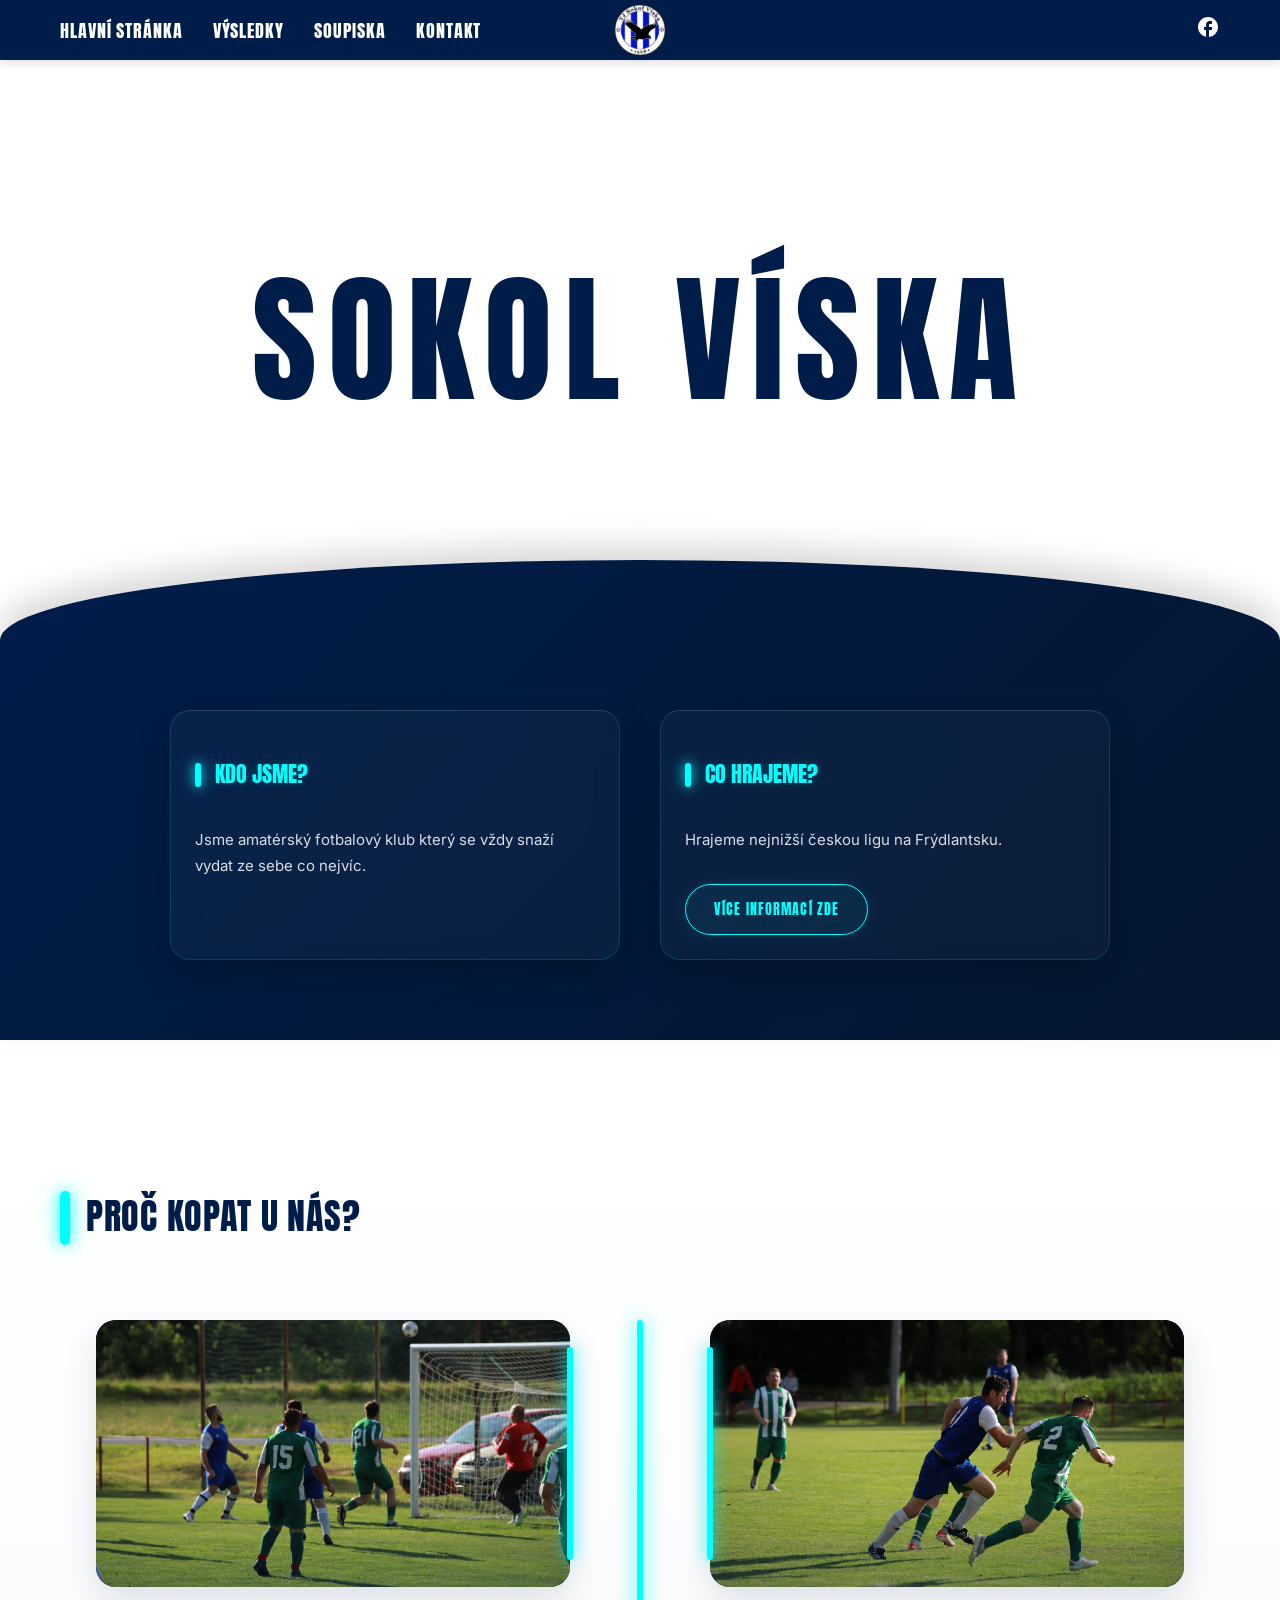
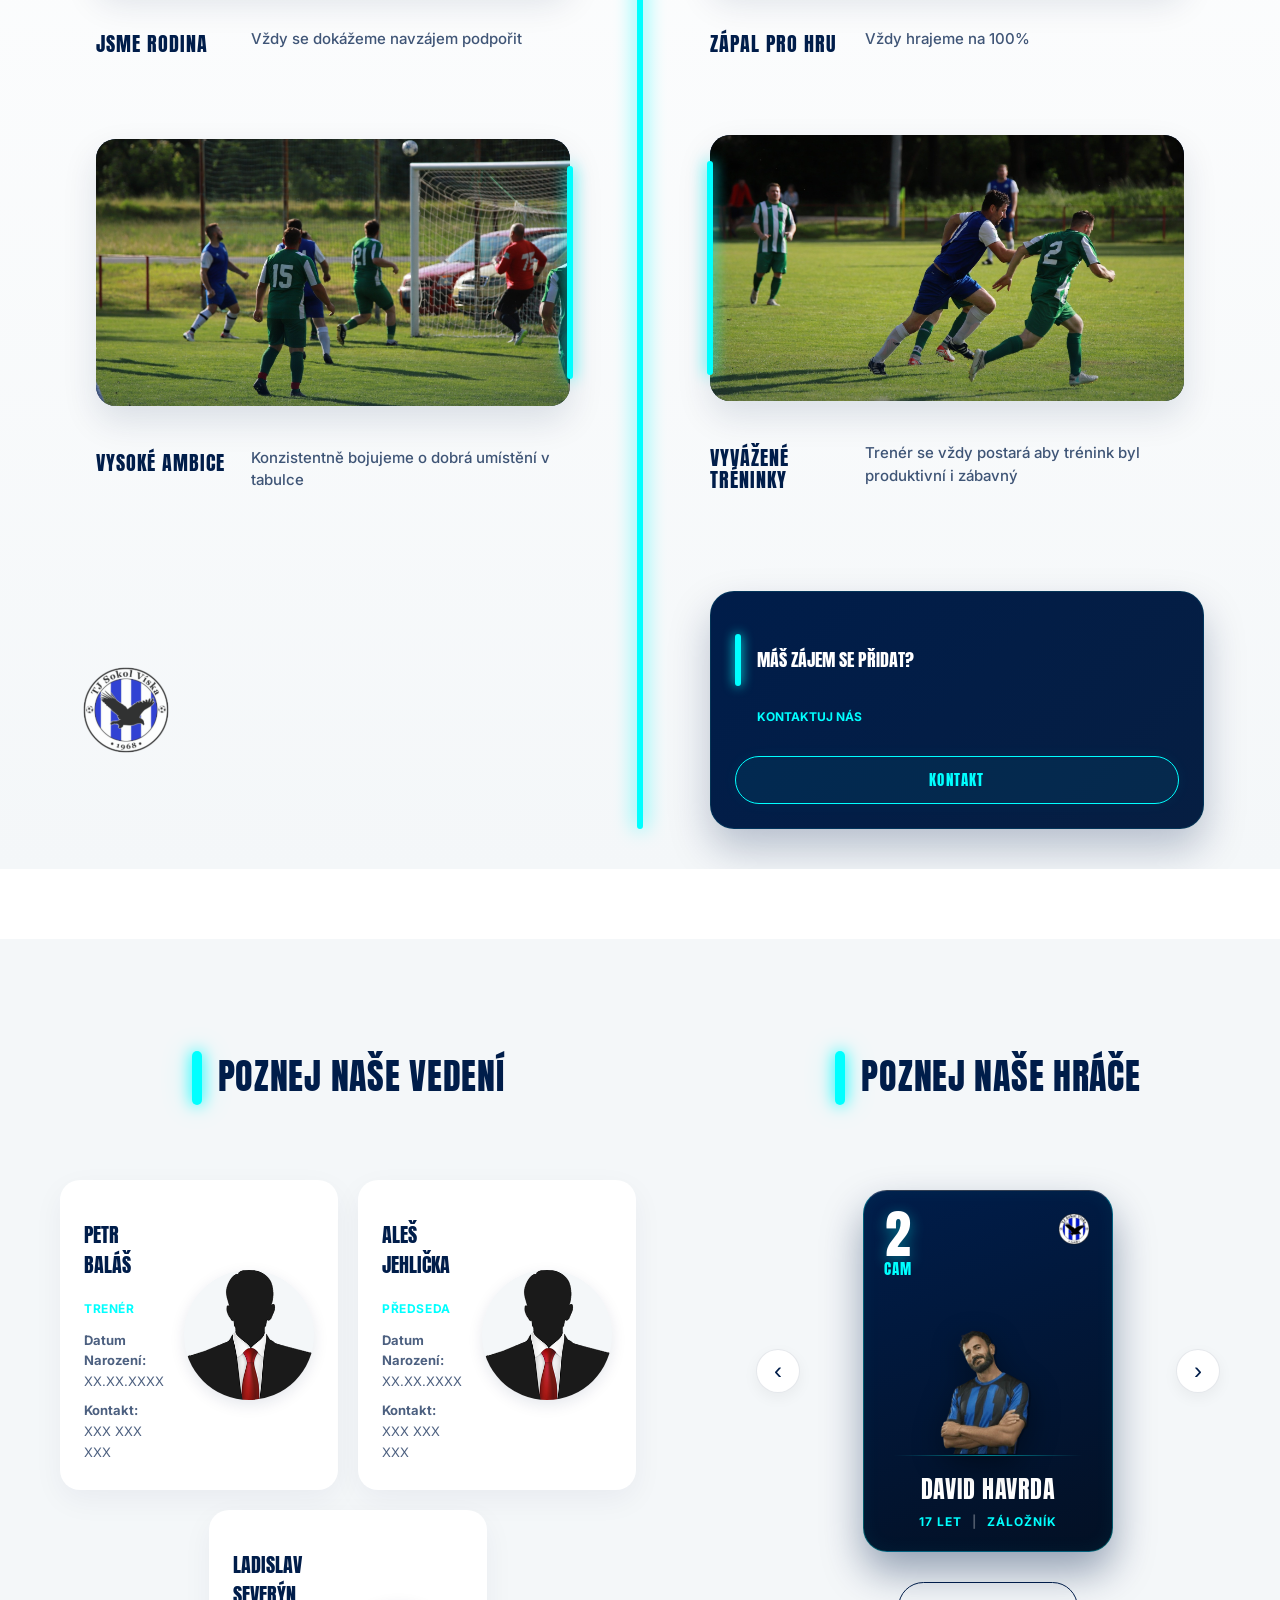
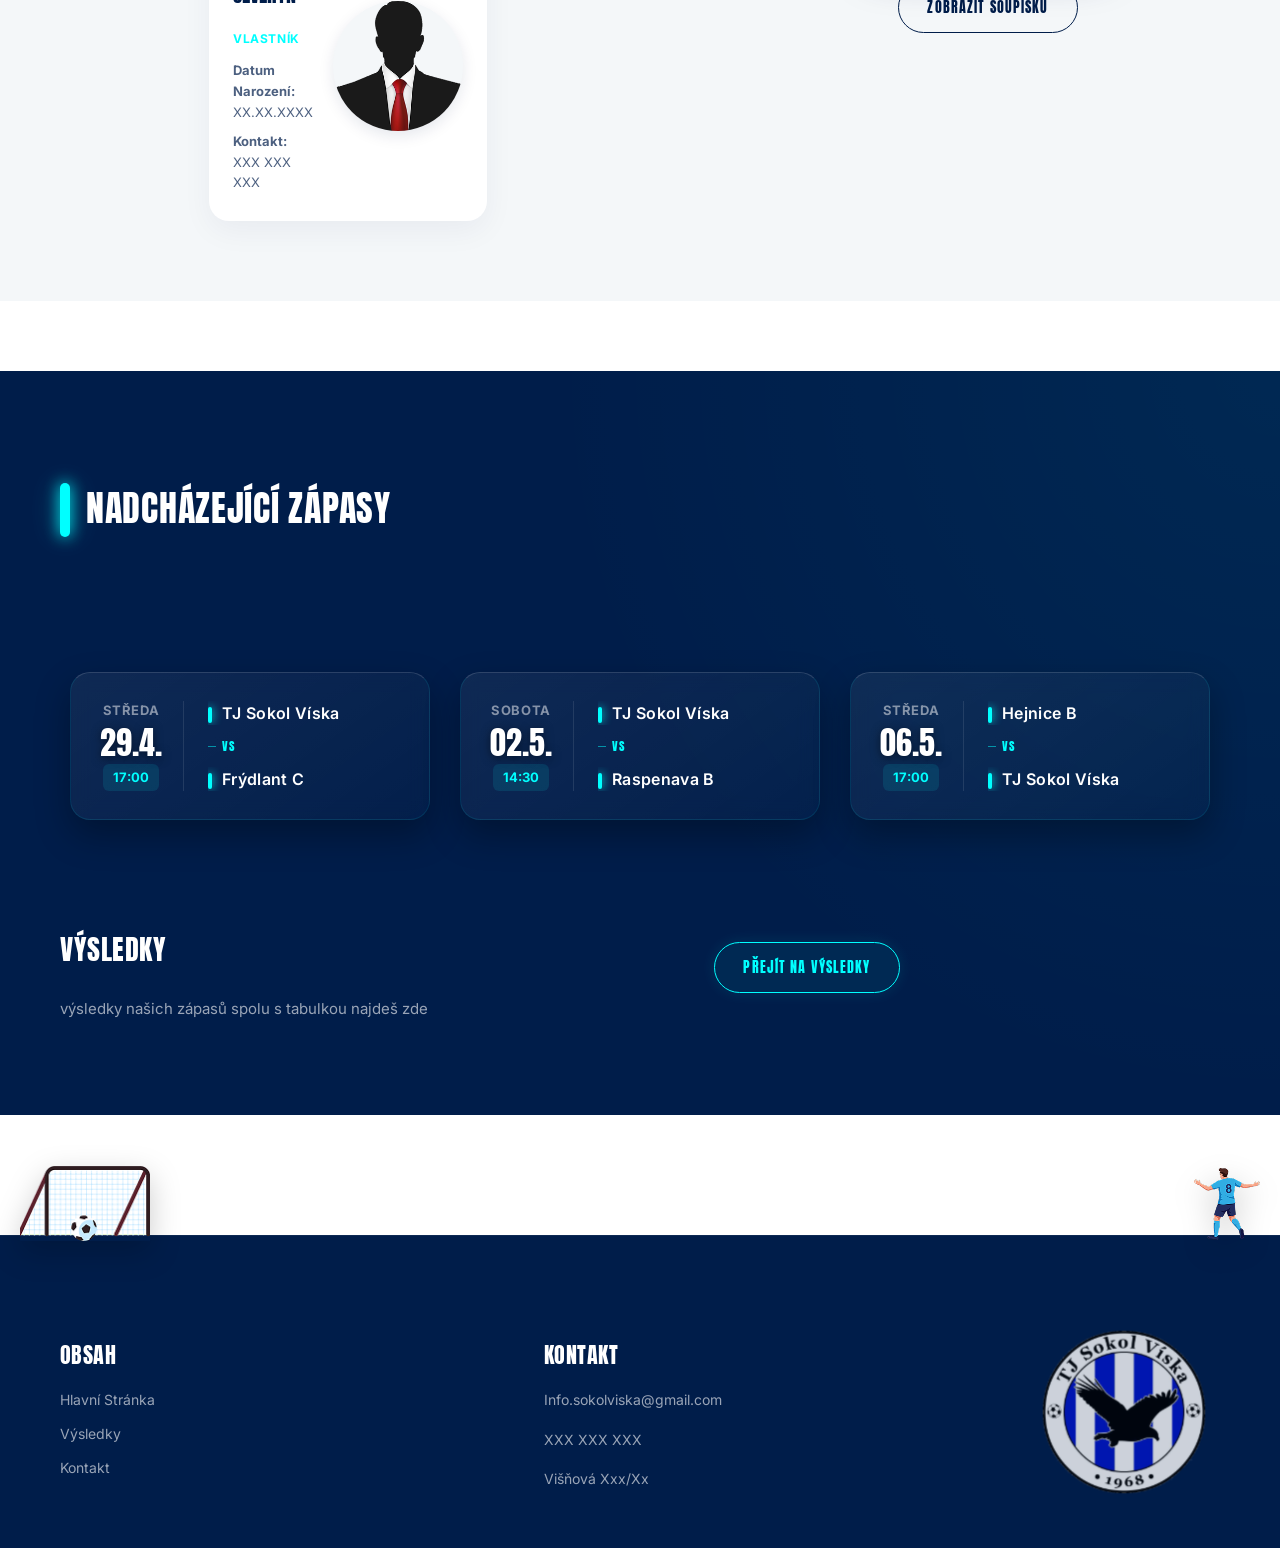
<file: index.html>
<!DOCTYPE html>
<html lang="cs">

<head>
    <meta charset="UTF-8">
    <meta name="viewport" content="width=device-width, initial-scale=1.0">
    <title>Hlavní Stránka | TJ Sokol Víska</title>
    <link rel="icon" type="image/png" href="./images/favicon.png">
    <link rel="preconnect" href="https://fonts.googleapis.com">
    <link rel="preconnect" href="https://fonts.gstatic.com" crossorigin>
    <link href="https://fonts.googleapis.com/css2?family=Anton&family=Inter:wght@400;600&display=swap" rel="stylesheet">
    <link rel="stylesheet" href="./css/base.css">
    <link rel="stylesheet" href="./css/layout.css">
    <link rel="stylesheet" href="./css/components.css">
</head>

<body>
    <header class="hlavni-hlavicka">
        <div class="container header-grid-nav">
            <button class="menu-toggle" aria-label="Otevřít menu">
                <span class="menu-bar"></span>
                <span class="menu-bar"></span>
                <span class="menu-bar"></span>
            </button>
            <a href="#" class="logo-odkaz">
                <img src="./images/favicon-logo/favicon-96x96.png" alt="Logo TJ Sokol Víska" width="80" height="80"
                    class="logo-foto">
            </a>
            <nav class="hlavni-navigace">
                <ul>
                    <li><a href="index.html">HLAVNÍ STRÁNKA</a></li>
                    <li><a href="vysledky.html">VÝSLEDKY</a></li>
                    <li><a href="soupiska.html">SOUPISKA</a></li>
                    <li><a href="kontakt.html">KONTAKT</a></li>
                </ul>
            </nav>
            <div class="header-socialy">
                <a href="https://facebook.com" target="_blank" aria-label="Facebook">
                    <img src="./images/facebook-logo.svg" alt="Ikonka sociální sítě Facebook" width="24" height="24"
                        class="fb-foto">
                </a>
            </div>
        </div>
    </header>

    <main>
        <section class="hero-sekce">
            <div class="hero-bila-cast">
                <div class="hero-bg-grafika">
                    <picture>
                        <source media="(min-width: 1024px)" srcset="images/klubovy-znak-bg-desktop.png">
                        <img src="images/klubovy-znak-bg.png" width="300" height="300" alt="Vodoznak"
                            class="bg-orel-foto">
                    </picture>
                </div>

                <div class="hero-foto-container">
                    <picture>
                        <source media="(min-width: 1024px)" srcset="images/hrac-hero-desktop.png">
                        <img src="images/hrac-hero-mobil.png" width="150" height="200" alt="Hráč"
                            class="hero-hrac-foto">
                    </picture>
                </div>
            </div>

            <div class="hero-spodek-navy">
                <div class="container hero-obsah-layout">
                    <h1>Sokol Víska</h1>
                    <div class="hero-karty-box">
                        <div class="hero-karta">
                            <div class="karta-nadpis-box">
                                <h3>Kdo jsme?</h3>
                            </div>
                            <p>Jsme amatérský fotbalový klub který se vždy snaží vydat ze sebe co nejvíc.</p>
                        </div>
                        <div class="hero-karta">
                            <div class="karta-nadpis-box">
                                <h3>Co hrajeme?</h3>
                            </div>
                            <p>Hrajeme nejnižší českou ligu na Frýdlantsku.</p>
                            <a href="https://www.fotbal.cz/souteze/turnaje/hlavni/d24c8e01-4520-484d-b7bc-c04889e5fc03"
                                class="tlacitko-odkaz">Více informací zde</a>
                        </div>
                    </div>
                </div>
            </div>
        </section>

        <section class="hodnoty-sekce">
            <div class="container">
                <div class="sekce-hlavicka">
                    <h2>Proč kopat u nás?</h2>
                </div>

                <div class="hodnoty-list">
                    <div class="hodnota-item">
                        <div class="hodnota-foto-wrapper wrapper-left">
                            <div class="hodnota-foto-obal">
                                <img src="./images/introduction-img1.jpg"
                                    alt="Skupinová fotografie hráčů klubu SOKOL Víska" width="320" height="180"
                                    class="stinovana-foto">
                            </div>
                        </div>
                        <div class="hodnota-text-row text-pad-left">
                            <h3>Jsme rodina</h3>
                            <p>Vždy se dokážeme navzájem podpořit</p>
                        </div>
                    </div>

                    <div class="hodnota-item">
                        <div class="hodnota-foto-wrapper wrapper-right">
                            <div class="hodnota-foto-obal">
                                <img src="./images/introduction-img2.jpg"
                                    alt="Momentka ze zápasu ukazující maximální nasazení" width="320" height="180"
                                    class="stinovana-foto">
                            </div>
                        </div>
                        <div class="hodnota-text-row text-pad-right">
                            <h3>Zápal pro hru</h3>
                            <p>Vždy hrajeme na 100%</p>
                        </div>
                    </div>

                    <div class="hodnota-item">
                        <div class="hodnota-foto-wrapper wrapper-left">
                            <div class="hodnota-foto-obal">
                                <img src="./images/introduction-img1.jpg"
                                    alt="Týmová fotografie ilustrující jednotu a odhodlání" width="320" height="180"
                                    class="stinovana-foto">
                            </div>
                        </div>
                        <div class="hodnota-text-row text-pad-left">
                            <h3>Vysoké ambice</h3>
                            <p>Konzistentně bojujeme o dobrá umístění v tabulce</p>
                        </div>
                    </div>

                    <div class="hodnota-item">
                        <div class="hodnota-foto-wrapper wrapper-right">
                            <div class="hodnota-foto-obal">
                                <img src="./images/introduction-img2.jpg" alt="Hráči během fotbalového tréninku v akci"
                                    width="320" height="180" class="stinovana-foto">
                            </div>
                        </div>
                        <div class="hodnota-text-row text-pad-right">
                            <h3>Vyvážené tréninky</h3>
                            <p>Trenér se vždy postará aby trénink byl produktivní i zábavný</p>
                        </div>
                    </div>

                    <div class="hodnoty-logo-box">
                        <img src="./images/favicon-logo/web-app-manifest-192x192.png"
                            alt="Symbol a logo fotbalového klubu" width="100" height="100" class="patka-sekce-logo">
                    </div>

                    <div class="hodnoty-cta-box">
                        <div class="cta-karta">
                            <div class="cta-nadpis-box">
                                <div class="cta-titulky">
                                    <h3>Máš zájem se přidat?</h3>
                                    <p>Kontaktuj nás</p>
                                </div>
                            </div>
                            <a href="kontakt.html" class="cta-button">Kontakt</a>
                        </div>
                    </div>
                </div>
            </div>
        </section>

        <section class="hrace-vedeni-sekce">
            <div class="container hrace-vedeni-layout">
                <div class="vedeni-cast">
                    <div class="sekce-hlavicka">
                        <h2>Poznej naše vedení</h2>
                    </div>
                    <div class="vedeni-karty">
                        <div class="vedeni-karta">
                            <div class="vedeni-karta-text">
                                <h3>Petr Baláš</h3>
                                <span class="vedeni-role">Trenér</span>
                                <div class="vedeni-info-blok">
                                    <strong>Datum Narození:</strong>
                                    <span>XX.XX.XXXX</span>
                                </div>
                                <div class="vedeni-info-blok">
                                    <strong>Kontakt:</strong>
                                    <span>XXX XXX XXX</span>
                                </div>
                            </div>
                            <div class="vedeni-karta-foto">
                                <img src="./images/Placeholder_Person 1.png" alt="Portrét trenéra Petra Baláše"
                                    width="130" height="130">
                            </div>
                        </div>
                        <div class="vedeni-karta">
                            <div class="vedeni-karta-text">
                                <h3>Aleš Jehlička</h3>
                                <span class="vedeni-role">Předseda</span>
                                <div class="vedeni-info-blok">
                                    <strong>Datum Narození:</strong>
                                    <span>XX.XX.XXXX</span>
                                </div>
                                <div class="vedeni-info-blok">
                                    <strong>Kontakt:</strong>
                                    <span>XXX XXX XXX</span>
                                </div>
                            </div>
                            <div class="vedeni-karta-foto">
                                <img src="./images/Placeholder_Person 1.png" alt="Portrét předsedy Aleše Jehličky"
                                    width="130" height="130">
                            </div>
                        </div>
                        <div class="vedeni-karta">
                            <div class="vedeni-karta-text">
                                <h3>Ladislav Severýn</h3>
                                <span class="vedeni-role">Vlastník</span>
                                <div class="vedeni-info-blok">
                                    <strong>Datum Narození:</strong>
                                    <span>XX.XX.XXXX</span>
                                </div>
                                <div class="vedeni-info-blok">
                                    <strong>Kontakt:</strong>
                                    <span>XXX XXX XXX</span>
                                </div>
                            </div>
                            <div class="vedeni-karta-foto">
                                <img src="./images/Placeholder_Person 1.png"
                                    alt="Portrét vlastníka klubu Ladislava Severýna" width="130" height="130">
                            </div>
                        </div>
                    </div>
                </div>

                <div class="hrace-cast">
                    <div class="sekce-hlavicka">
                        <h2>Poznej naše hráče</h2>
                    </div>
                    <div class="hrac-slider-wrapper">
                        <button class="slider-btn slider-prev" id="btn-prev"
                            aria-label="Předchozí hráč">&#8249;</button>
                        <div class="hrac-karta-velka" id="karta-hrace">
                            <div class="hrac-karta-bg">
                                <div class="fifa-top-meta">
                                    <div class="fifa-stat-col">
                                        <div class="hrac-cislo" id="hrac-cislo">2</div>
                                        <div class="hrac-pozice" id="hrac-pozice">CAM</div>
                                    </div>
                                    <img src="./images/favicon-logo/favicon-96x96.png" alt="Miniaturní logo klubu"
                                        width="36" height="36" class="hrac-karta-logo">
                                </div>
                                <div class="fifa-foto-box">
                                    <img src="./images/hrac-hero-mobil.png"
                                        alt="Profilová fotografie hráče Davida Havrdy" width="200" height="190"
                                        class="hrac-karta-foto" id="hrac-foto">
                                </div>
                                <div class="hrac-karta-jmeno" id="hrac-jmeno">David Havrda</div>
                                <div class="hrac-karta-info">
                                    <span id="hrac-vek">17 LET</span>
                                    <span class="info-divider">|</span>
                                    <span id="hrac-role">ZÁLOŽNÍK</span>
                                </div>
                            </div>
                        </div>
                        <button class="slider-btn slider-next" id="btn-next" aria-label="Další hráč">&#8250;</button>
                    </div>
                    <a href="soupiska.html" class="tlacitko-odkaz tlacitko-dark btn-center">Zobrazit soupisku</a>
                </div>
            </div>
        </section>

        <section class="zapasy-sekce">
            <div class="container">
                <div class="sekce-hlavicka sekce-hlavicka-bila">
                    <h2>Nadcházející zápasy</h2>
                </div>
                <div class="zapasy-scroll">
                    <div class="zapas-karta">
                        <div class="zapas-datum-box">
                            <span class="zapas-den">Středa</span>
                            <span class="zapas-d">29.4.</span>
                            <span class="zapas-cas">17:00</span>
                        </div>
                        <div class="zapas-tymy-box">
                            <div class="zapas-tym-radek">
                                <span class="tym-nazev">TJ Sokol Víska</span>
                            </div>
                            <div class="zapas-vs-badge">VS</div>
                            <div class="zapas-tym-radek">
                                <span class="tym-nazev">Frýdlant C</span>
                            </div>
                        </div>
                    </div>

                    <div class="zapas-karta">
                        <div class="zapas-datum-box">
                            <span class="zapas-den">Sobota</span>
                            <span class="zapas-d">02.5.</span>
                            <span class="zapas-cas">14:30</span>
                        </div>
                        <div class="zapas-tymy-box">
                            <div class="zapas-tym-radek">
                                <span class="tym-nazev">TJ Sokol Víska</span>
                            </div>
                            <div class="zapas-vs-badge">VS</div>
                            <div class="zapas-tym-radek">
                                <span class="tym-nazev">Raspenava B</span>
                            </div>
                        </div>
                    </div>

                    <div class="zapas-karta">
                        <div class="zapas-datum-box">
                            <span class="zapas-den">Středa</span>
                            <span class="zapas-d">06.5.</span>
                            <span class="zapas-cas">17:00</span>
                        </div>
                        <div class="zapas-tymy-box">
                            <div class="zapas-tym-radek">
                                <span class="tym-nazev">Hejnice B</span>
                            </div>
                            <div class="zapas-vs-badge">VS</div>
                            <div class="zapas-tym-radek">
                                <span class="tym-nazev">TJ Sokol Víska</span>
                            </div>
                        </div>
                    </div>
                </div>

                <div class="vysledky-odkaz-box">
                    <div class="vysledky-odkaz-text">
                        <h3>Výsledky</h3>
                        <p>výsledky našich zápasů spolu s tabulkou najdeš zde</p>
                    </div>
                    <a href="vysledky.html" class="tlacitko-odkaz btn-center">Přejít na výsledky</a>
                </div>
            </div>
        </section>
    </main>

    <footer class="hlavni-patka">
        <div class="patka-graphics">
            <img src="./images/football-goal-icon-playground-vector-48852294 (1) 1.png" alt="Grafika fotbalové branky"
                width="100" height="60" class="patka-branka">
            <img src="./images/male-soccer-player-celebrating-in-blue-jersey-and-shorts-illustration-from-behind-showing-number-eight-on-back-vector 1.png"
                alt="Grafika slavícího hráče" width="100" height="70" class="patka-hrac">
        </div>
        <div class="container patka-grid">
            <div class="patka-sloupec">
                <h3>Obsah</h3>
                <nav class="patka-odkazy">
                    <menu>
                        <li><a href="index.html">Hlavní Stránka</a></li>
                        <li><a href="vysledky.html">Výsledky</a></li>
                        <li><a href="kontakt.html">Kontakt</a></li>
                    </menu>
                </nav>
            </div>
            <div class="patka-sloupec">
                <h3>Kontakt</h3>
                <p>Info.sokolviska@gmail.com</p>
                <p>XXX XXX XXX</p>
                <p>Višňová Xxx/Xx</p>
            </div>
            <div class="patka-logo-box">
                <img src="./images/favicon-logo/web-app-manifest-192x192.png" alt="Velké logo TJ Sokol Víska v patičce"
                    width="140" height="140" class="patka-logo">
            </div>
        </div>
    </footer>

    <script src="./js/main.js"></script>
</body>

</html>
</file>
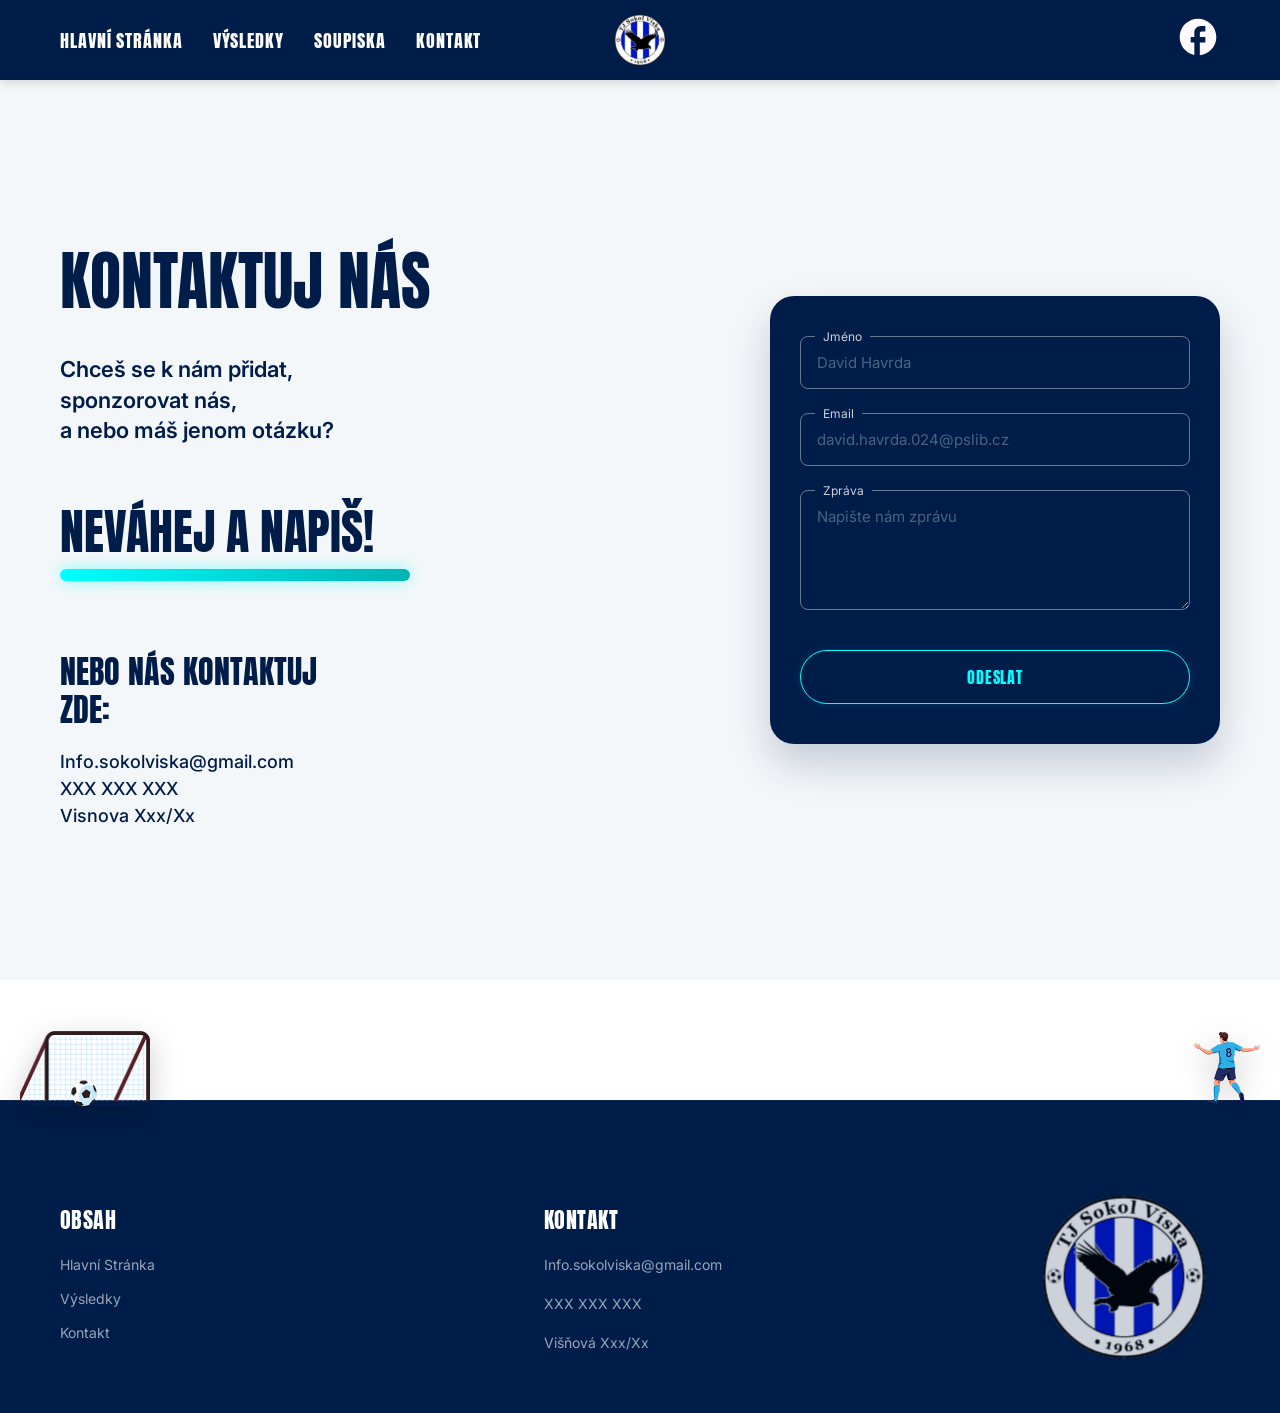
<file: kontakt.html>
<!DOCTYPE html>
<html lang="cs">

<head>
    <meta charset="UTF-8">
    <meta name="viewport" content="width=device-width, initial-scale=1.0">
    <title>TJ Sokol Víska | Kontakt</title>
    <link rel="icon" type="image/png" href="./images/favicon.png">
    <link rel="preconnect" href="https://fonts.googleapis.com">
    <link rel="preconnect" href="https://fonts.gstatic.com" crossorigin>
    <link href="https://fonts.googleapis.com/css2?family=Anton&family=Inter:wght@400;500;600;700&display=swap"
        rel="stylesheet">
    <link rel="stylesheet" href="./css/base.css">
    <link rel="stylesheet" href="./css/layout.css">
    <link rel="stylesheet" href="./css/components.css">
</head>

<body>

    <header class="hlavni-hlavicka">
        <div class="container header-grid-nav">
            <button class="menu-toggle" aria-label="Otevřít menu">
                <span class="menu-bar"></span>
                <span class="menu-bar"></span>
                <span class="menu-bar"></span>
            </button>
            <a href="#" class="logo-odkaz">
                <img src="./images/favicon-logo/favicon-96x96.png" alt="Logo TJ Sokol Víska" class="logo-foto">
            </a>
            <nav class="hlavni-navigace">
                <ul>
                    <li><a href="index.html">HLAVNÍ STRÁNKA</a></li>
                    <li><a href="vysledky.html">VÝSLEDKY</a></li>
                    <li><a href="soupiska.html">SOUPISKA</a></li>
                    <li><a href="kontakt.html">KONTAKT</a></li>
                </ul>
            </nav>
            <div class="header-socialy">
                <a href="https://facebook.com" target="_blank" aria-label="Facebook">
                    <img src="./images/facebook-logo.svg" alt="Facebook" class="fb-foto">
                </a>
            </div>
        </div>
    </header>

    <main>
        <section class="kontakt-sekce">
            <div class="container kontakt-layout">
                <div class="kontakt-obsah">
                    <h1 class="kontakt-nadpis">Kontaktuj nás</h1>
                    <p class="kontakt-perex">Chceš se k nám přidat,<br>sponzorovat nás,<br>a nebo máš jenom otázku?</p>
                    <h2 class="kontakt-vyzva">Neváhej a napiš!</h2>
                    <div class="kontakt-cara"></div>

                    <div class="kontakt-alt desktop-only">
                        <h3>Nebo nás kontaktuj<br>zde:</h3>
                        <p>Info.sokolviska@gmail.com<br>XXX XXX XXX<br>Visnova Xxx/Xx</p>
                    </div>
                </div>

                <div class="kontakt-form-obal">
                    <form class="kontakt-form" action="#" method="POST">
                        <div class="form-group">
                            <label class="form-label" for="jmeno">Jméno</label>
                            <input type="text" id="jmeno" class="form-control" placeholder="David Havrda" required>
                        </div>
                        <div class="form-group">
                            <label class="form-label" for="email">Email</label>
                            <input type="email" id="email" class="form-control" placeholder="david.havrda.024@pslib.cz"
                                required>
                        </div>
                        <div class="form-group">
                            <label class="form-label" for="zprava">Zpráva</label>
                            <textarea id="zprava" class="form-control form-textarea" placeholder="Napište nám zprávu"
                                required></textarea>
                        </div>
                        <button type="button" class="form-submit">Odeslat</button>
                    </form>
                </div>

                <div class="kontakt-alt mobil-only">
                    <h3>Nebo nás kontaktuj<br>zde:</h3>
                    <p>Info.sokolviska@gmail.com<br>XXX XXX XXX<br>Visnova Xxx/Xx</p>
                </div>
            </div>
        </section>
    </main>

    <footer class="hlavni-patka">
        <div class="patka-graphics">
            <img src="./images/football-goal-icon-playground-vector-48852294 (1) 1.png" alt="" class="patka-branka">
            <img src="./images/male-soccer-player-celebrating-in-blue-jersey-and-shorts-illustration-from-behind-showing-number-eight-on-back-vector 1.png"
                alt="" class="patka-hrac">
        </div>
        <div class="container patka-grid">
            <div class="patka-sloupec">
                <h3>Obsah</h3>
                <ul class="patka-odkazy">
                    <li><a href="index.html">Hlavní Stránka</a></li>
                    <li><a href="vysledky.html">Výsledky</a></li>
                    <li><a href="kontakt.html">Kontakt</a></li>
                </ul>
            </div>
            <div class="patka-sloupec">
                <h3>Kontakt</h3>
                <p>Info.sokolviska@gmail.com</p>
                <p>XXX XXX XXX</p>
                <p>Višňová Xxx/Xx</p>
            </div>
            <div class="patka-logo-box">
                <img src="./images/favicon-logo/web-app-manifest-192x192.png" alt="TJ Sokol Víska" class="patka-logo">
            </div>
        </div>
    </footer>

    <script src="./js/main.js"></script>
</body>

</html>
</file>
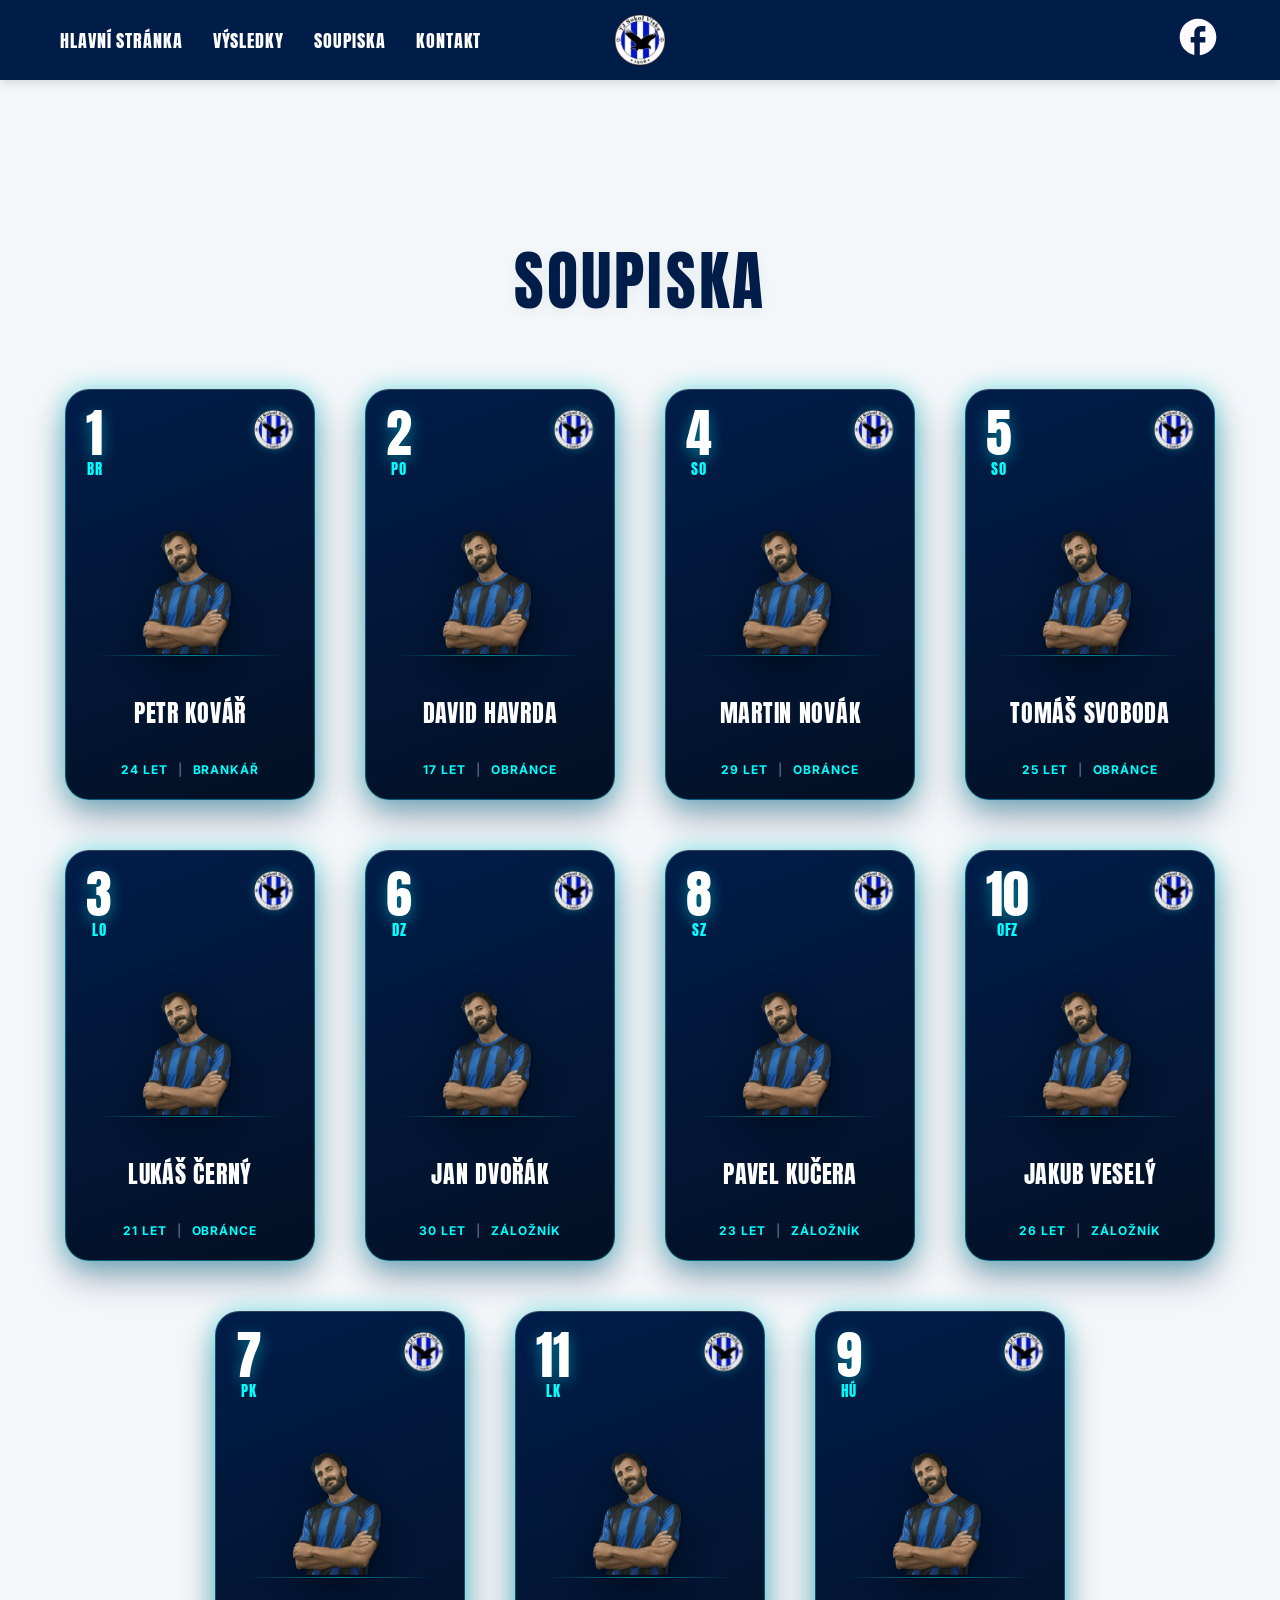
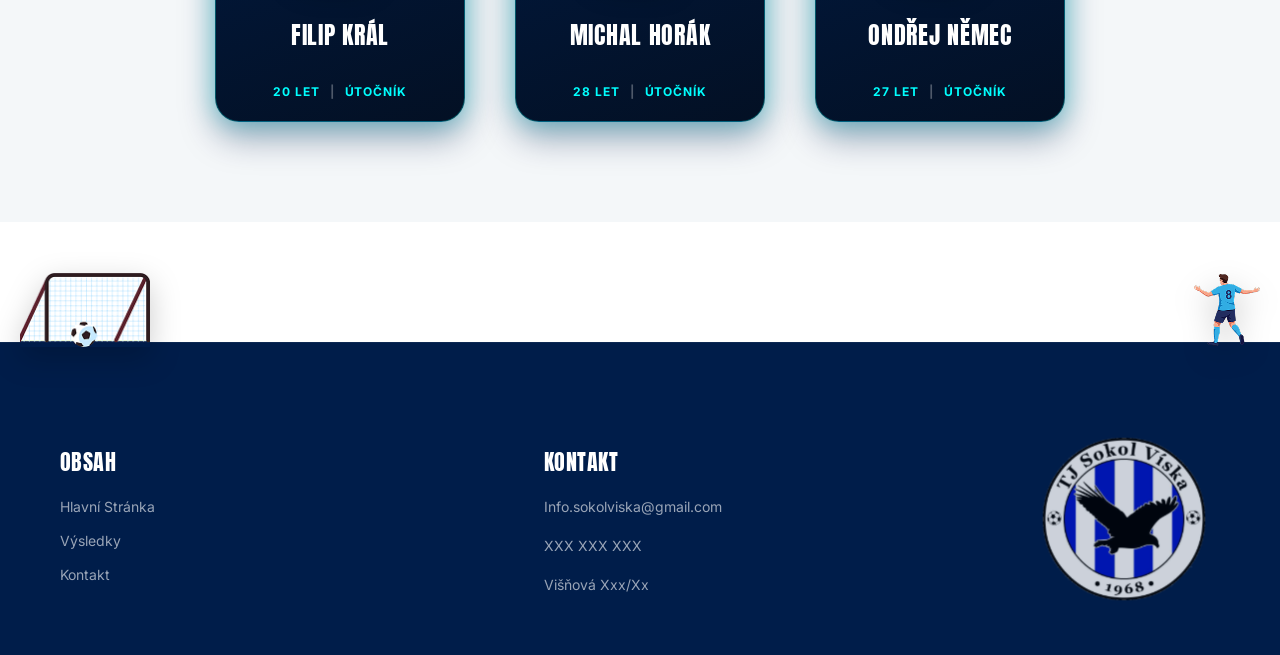
<file: soupiska.html>
<!DOCTYPE html>
<html lang="cs">

<head>
    <meta charset="UTF-8">
    <meta name="viewport" content="width=device-width, initial-scale=1.0">
    <title>TJ Sokol Víska | Soupiska</title>
    <link rel="icon" type="image/png" href="./images/favicon.png">
    <link rel="preconnect" href="https://fonts.googleapis.com">
    <link rel="preconnect" href="https://fonts.gstatic.com" crossorigin>
    <link href="https://fonts.googleapis.com/css2?family=Anton&family=Inter:wght@400;600&display=swap" rel="stylesheet">
    <link rel="stylesheet" href="./css/base.css">
    <link rel="stylesheet" href="./css/layout.css">
    <link rel="stylesheet" href="./css/components.css">
</head>

<body>

    <header class="hlavni-hlavicka">
        <div class="container header-grid-nav">
            <button class="menu-toggle" aria-label="Otevřít menu">
                <span class="menu-bar"></span>
                <span class="menu-bar"></span>
                <span class="menu-bar"></span>
            </button>
            <a href="#" class="logo-odkaz">
                <img src="./images/favicon-logo/favicon-96x96.png" alt="Logo TJ Sokol Víska" class="logo-foto">
            </a>
            <nav class="hlavni-navigace">
                <ul>
                    <li><a href="index.html">HLAVNÍ STRÁNKA</a></li>
                    <li><a href="vysledky.html">VÝSLEDKY</a></li>
                    <li><a href="soupiska.html">SOUPISKA</a></li>
                    <li><a href="kontakt.html">KONTAKT</a></li>
                </ul>
            </nav>
            <div class="header-socialy">
                <a href="https://facebook.com" target="_blank" aria-label="Facebook">
                    <img src="./images/facebook-logo.svg" alt="Facebook" class="fb-foto">
                </a>
            </div>
        </div>
    </header>

    <main>
        <section class="soupiska-sekce">
            <h1 class="soupiska-nadpis">Soupiska</h1>
            <div class="soupiska-grid">
                <div class="hrac-karta-velka">
                    <div class="hrac-karta-bg">
                        <div class="fifa-top-meta">
                            <div class="fifa-stat-col">
                                <span class="hrac-cislo">1</span>
                                <span class="hrac-pozice">BR</span>
                            </div>
                            <div class="karta-logo-svg"></div>
                        </div>
                        <div class="fifa-foto-box">
                            <img src="images/hrac-hero-mobil.png" alt="Petr Kovář" class="hrac-karta-foto">
                        </div>
                        <h3 class="hrac-karta-jmeno">Petr Kovář</h3>
                        <div class="hrac-karta-info">
                            <span>24 LET</span>
                            <span class="info-divider">|</span>
                            <span>BRANKÁŘ</span>
                        </div>
                    </div>
                </div>
                <div class="hrac-karta-velka">
                    <div class="hrac-karta-bg">
                        <div class="fifa-top-meta">
                            <div class="fifa-stat-col">
                                <span class="hrac-cislo">2</span>
                                <span class="hrac-pozice">PO</span>
                            </div>
                            <div class="karta-logo-svg"></div>
                        </div>
                        <div class="fifa-foto-box">
                            <img src="images/hrac-hero-mobil.png" alt="David Havrda" class="hrac-karta-foto">
                        </div>
                        <h3 class="hrac-karta-jmeno">David Havrda</h3>
                        <div class="hrac-karta-info">
                            <span>17 LET</span>
                            <span class="info-divider">|</span>
                            <span>OBRÁNCE</span>
                        </div>
                    </div>
                </div>
                <div class="hrac-karta-velka">
                    <div class="hrac-karta-bg">
                        <div class="fifa-top-meta">
                            <div class="fifa-stat-col">
                                <span class="hrac-cislo">4</span>
                                <span class="hrac-pozice">SO</span>
                            </div>
                            <div class="karta-logo-svg"></div>
                        </div>
                        <div class="fifa-foto-box">
                            <img src="images/hrac-hero-mobil.png" alt="Martin Novák" class="hrac-karta-foto">
                        </div>
                        <h3 class="hrac-karta-jmeno">Martin Novák</h3>
                        <div class="hrac-karta-info">
                            <span>29 LET</span>
                            <span class="info-divider">|</span>
                            <span>OBRÁNCE</span>
                        </div>
                    </div>
                </div>
                <div class="hrac-karta-velka">
                    <div class="hrac-karta-bg">
                        <div class="fifa-top-meta">
                            <div class="fifa-stat-col">
                                <span class="hrac-cislo">5</span>
                                <span class="hrac-pozice">SO</span>
                            </div>
                            <div class="karta-logo-svg"></div>
                        </div>
                        <div class="fifa-foto-box">
                            <img src="images/hrac-hero-mobil.png" alt="Tomáš Svoboda" class="hrac-karta-foto">
                        </div>
                        <h3 class="hrac-karta-jmeno">Tomáš Svoboda</h3>
                        <div class="hrac-karta-info">
                            <span>25 LET</span>
                            <span class="info-divider">|</span>
                            <span>OBRÁNCE</span>
                        </div>
                    </div>
                </div>
                <div class="hrac-karta-velka">
                    <div class="hrac-karta-bg">
                        <div class="fifa-top-meta">
                            <div class="fifa-stat-col">
                                <span class="hrac-cislo">3</span>
                                <span class="hrac-pozice">LO</span>
                            </div>
                            <div class="karta-logo-svg"></div>
                        </div>
                        <div class="fifa-foto-box">
                            <img src="images/hrac-hero-mobil.png" alt="Lukáš Černý" class="hrac-karta-foto">
                        </div>
                        <h3 class="hrac-karta-jmeno">Lukáš Černý</h3>
                        <div class="hrac-karta-info">
                            <span>21 LET</span>
                            <span class="info-divider">|</span>
                            <span>OBRÁNCE</span>
                        </div>
                    </div>
                </div>
                <div class="hrac-karta-velka">
                    <div class="hrac-karta-bg">
                        <div class="fifa-top-meta">
                            <div class="fifa-stat-col">
                                <span class="hrac-cislo">6</span>
                                <span class="hrac-pozice">DZ</span>
                            </div>
                            <div class="karta-logo-svg"></div>
                        </div>
                        <div class="fifa-foto-box">
                            <img src="images/hrac-hero-mobil.png" alt="Jan Dvořák" class="hrac-karta-foto">
                        </div>
                        <h3 class="hrac-karta-jmeno">Jan Dvořák</h3>
                        <div class="hrac-karta-info">
                            <span>30 LET</span>
                            <span class="info-divider">|</span>
                            <span>ZÁLOŽNÍK</span>
                        </div>
                    </div>
                </div>
                <div class="hrac-karta-velka">
                    <div class="hrac-karta-bg">
                        <div class="fifa-top-meta">
                            <div class="fifa-stat-col">
                                <span class="hrac-cislo">8</span>
                                <span class="hrac-pozice">SZ</span>
                            </div>
                            <div class="karta-logo-svg"></div>
                        </div>
                        <div class="fifa-foto-box">
                            <img src="images/hrac-hero-mobil.png" alt="Pavel Kučera" class="hrac-karta-foto">
                        </div>
                        <h3 class="hrac-karta-jmeno">Pavel Kučera</h3>
                        <div class="hrac-karta-info">
                            <span>23 LET</span>
                            <span class="info-divider">|</span>
                            <span>ZÁLOŽNÍK</span>
                        </div>
                    </div>
                </div>
                <div class="hrac-karta-velka">
                    <div class="hrac-karta-bg">
                        <div class="fifa-top-meta">
                            <div class="fifa-stat-col">
                                <span class="hrac-cislo">10</span>
                                <span class="hrac-pozice">OFZ</span>
                            </div>
                            <div class="karta-logo-svg"></div>
                        </div>
                        <div class="fifa-foto-box">
                            <img src="images/hrac-hero-mobil.png" alt="Jakub Veselý" class="hrac-karta-foto">
                        </div>
                        <h3 class="hrac-karta-jmeno">Jakub Veselý</h3>
                        <div class="hrac-karta-info">
                            <span>26 LET</span>
                            <span class="info-divider">|</span>
                            <span>ZÁLOŽNÍK</span>
                        </div>
                    </div>
                </div>
                <div class="hrac-karta-velka">
                    <div class="hrac-karta-bg">
                        <div class="fifa-top-meta">
                            <div class="fifa-stat-col">
                                <span class="hrac-cislo">7</span>
                                <span class="hrac-pozice">PK</span>
                            </div>
                            <div class="karta-logo-svg"></div>
                        </div>
                        <div class="fifa-foto-box">
                            <img src="images/hrac-hero-mobil.png" alt="Filip Král" class="hrac-karta-foto">
                        </div>
                        <h3 class="hrac-karta-jmeno">Filip Král</h3>
                        <div class="hrac-karta-info">
                            <span>20 LET</span>
                            <span class="info-divider">|</span>
                            <span>ÚTOČNÍK</span>
                        </div>
                    </div>
                </div>
                <div class="hrac-karta-velka">
                    <div class="hrac-karta-bg">
                        <div class="fifa-top-meta">
                            <div class="fifa-stat-col">
                                <span class="hrac-cislo">11</span>
                                <span class="hrac-pozice">LK</span>
                            </div>
                            <div class="karta-logo-svg"></div>
                        </div>
                        <div class="fifa-foto-box">
                            <img src="images/hrac-hero-mobil.png" alt="Michal Horák" class="hrac-karta-foto">
                        </div>
                        <h3 class="hrac-karta-jmeno">Michal Horák</h3>
                        <div class="hrac-karta-info">
                            <span>28 LET</span>
                            <span class="info-divider">|</span>
                            <span>ÚTOČNÍK</span>
                        </div>
                    </div>
                </div>
                <div class="hrac-karta-velka">
                    <div class="hrac-karta-bg">
                        <div class="fifa-top-meta">
                            <div class="fifa-stat-col">
                                <span class="hrac-cislo">9</span>
                                <span class="hrac-pozice">HÚ</span>
                            </div>
                            <div class="karta-logo-svg"></div>
                        </div>
                        <div class="fifa-foto-box">
                            <img src="images/hrac-hero-mobil.png" alt="Ondřej Němec" class="hrac-karta-foto">
                        </div>
                        <h3 class="hrac-karta-jmeno">Ondřej Němec</h3>
                        <div class="hrac-karta-info">
                            <span>27 LET</span>
                            <span class="info-divider">|</span>
                            <span>ÚTOČNÍK</span>
                        </div>
                    </div>
                </div>
            </div>
        </section>
    </main>

    <footer class="hlavni-patka">
        <div class="patka-graphics">
            <img src="./images/football-goal-icon-playground-vector-48852294 (1) 1.png" alt="" class="patka-branka">
            <img src="./images/male-soccer-player-celebrating-in-blue-jersey-and-shorts-illustration-from-behind-showing-number-eight-on-back-vector 1.png"
                alt="" class="patka-hrac">
        </div>
        <div class="container patka-grid">
            <div class="patka-sloupec">
                <h3>Obsah</h3>
                <ul class="patka-odkazy">
                    <li><a href="index.html">Hlavní Stránka</a></li>
                    <li><a href="vysledky.html">Výsledky</a></li>
                    <li><a href="kontakt.html">Kontakt</a></li>
                </ul>
            </div>
            <div class="patka-sloupec">
                <h3>Kontakt</h3>
                <p>Info.sokolviska@gmail.com</p>
                <p>XXX XXX XXX</p>
                <p>Višňová Xxx/Xx</p>
            </div>
            <div class="patka-logo-box">
                <img src="./images/favicon-logo/web-app-manifest-192x192.png" alt="TJ Sokol Víska" class="patka-logo">
            </div>
        </div>
    </footer>

    <script src="./js/main.js"></script>
</body>

</html>
</file>
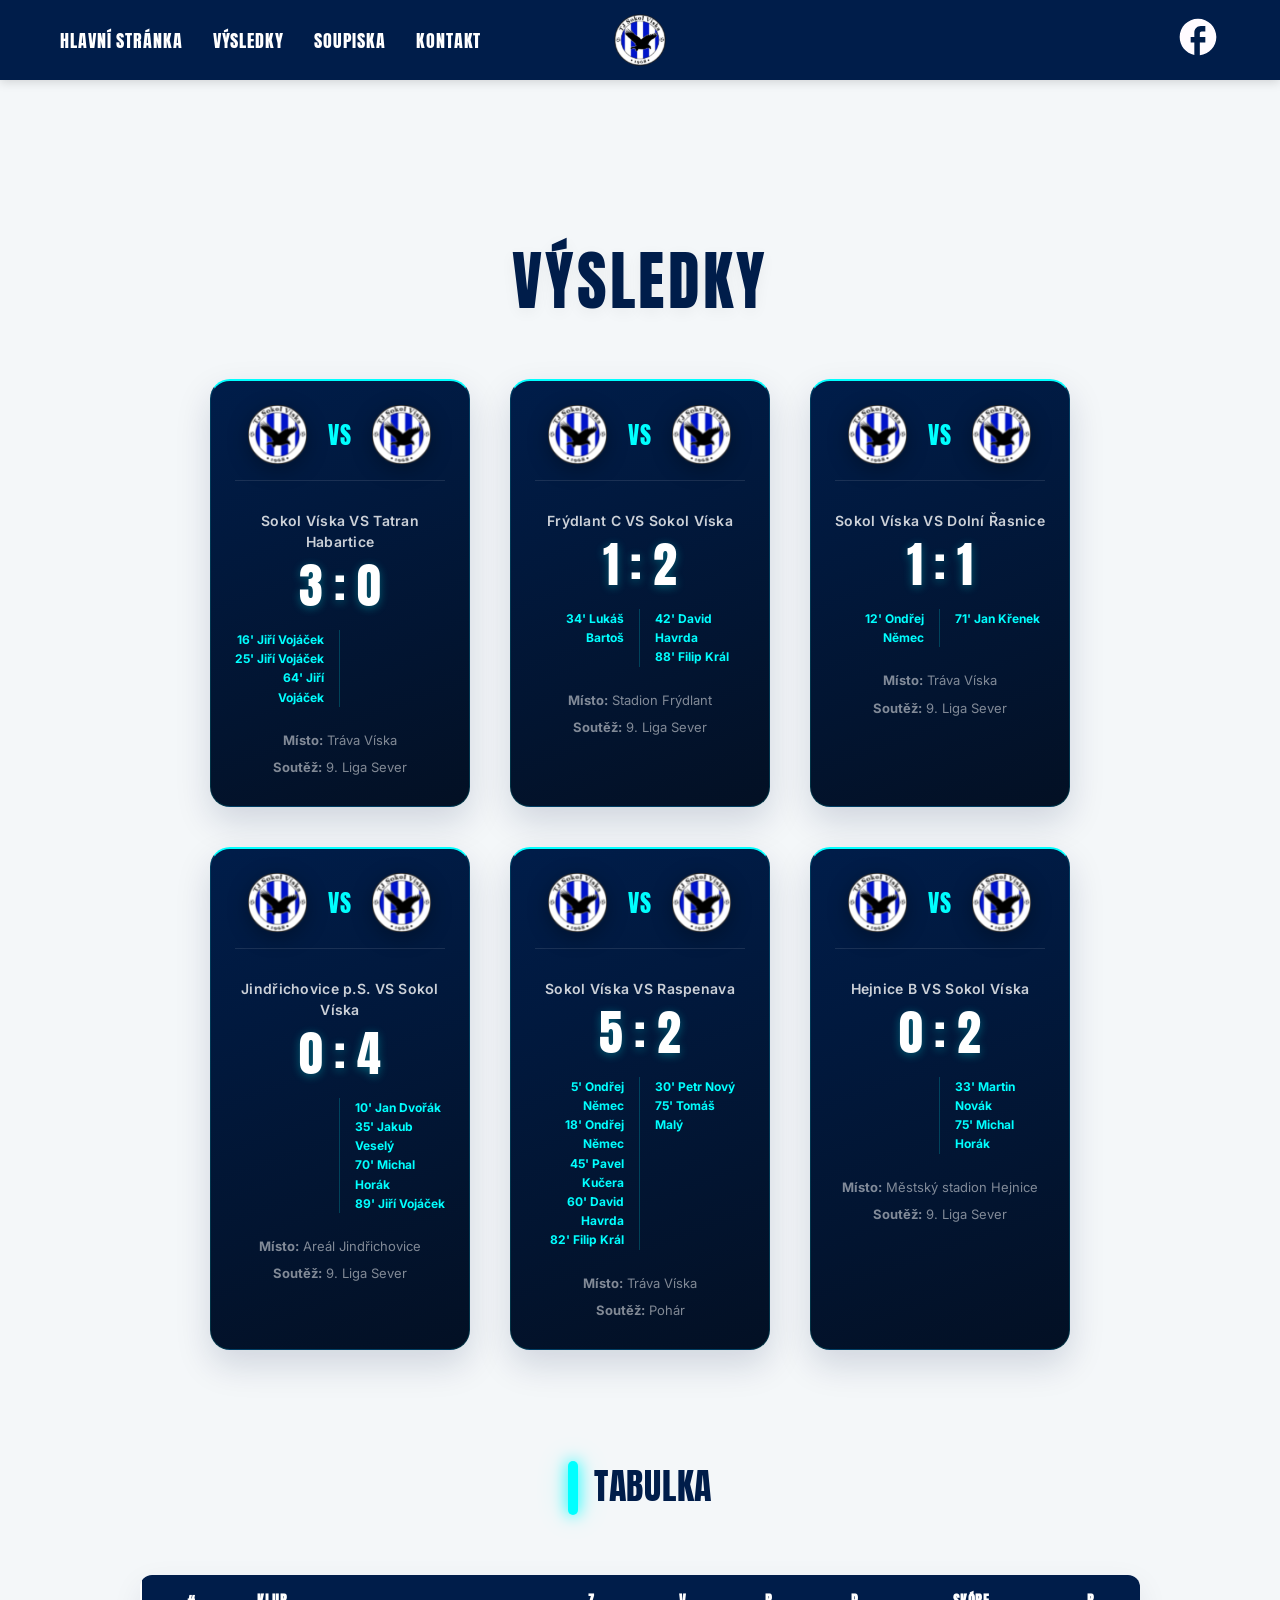
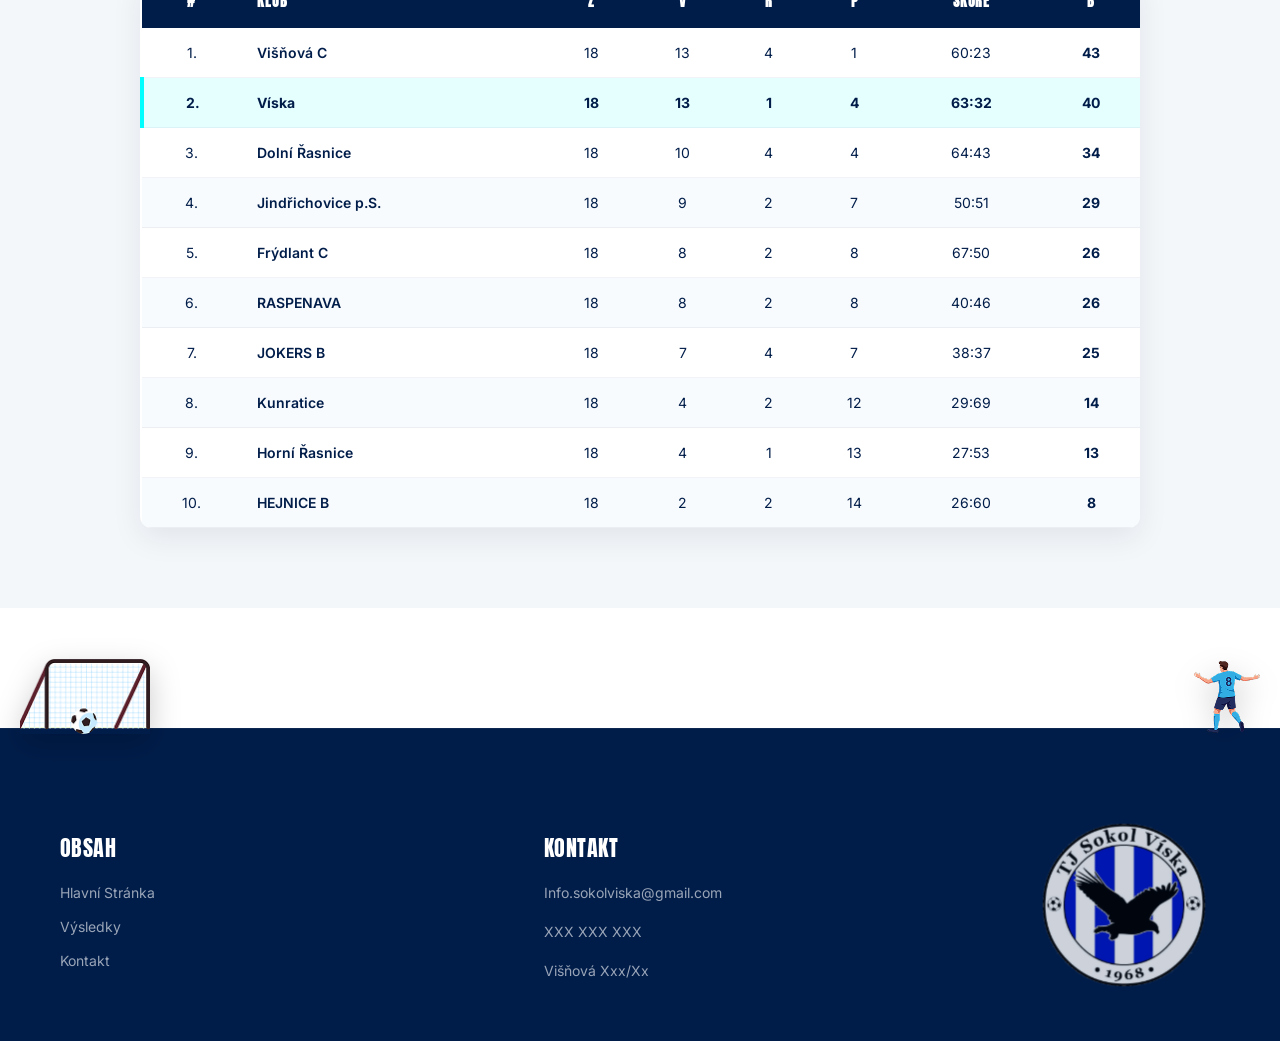
<file: vysledky.html>
<!DOCTYPE html>
<html lang="cs">

<head>
    <meta charset="UTF-8">
    <meta name="viewport" content="width=device-width, initial-scale=1.0">
    <title>TJ Sokol Víska | Výsledky</title>
    <link rel="icon" type="image/png" href="./images/favicon.png">
    <link rel="preconnect" href="https://fonts.googleapis.com">
    <link rel="preconnect" href="https://fonts.gstatic.com" crossorigin>
    <link href="https://fonts.googleapis.com/css2?family=Anton&family=Inter:wght@400;600&display=swap" rel="stylesheet">
    <link rel="stylesheet" href="./css/base.css">
    <link rel="stylesheet" href="./css/layout.css">
    <link rel="stylesheet" href="./css/components.css">
</head>

<body>

    <header class="hlavni-hlavicka">
        <div class="container header-grid-nav">
            <button class="menu-toggle" aria-label="Otevřít menu">
                <span class="menu-bar"></span>
                <span class="menu-bar"></span>
                <span class="menu-bar"></span>
            </button>
            <a href="#" class="logo-odkaz">
                <img src="./images/favicon-logo/favicon-96x96.png" alt="Logo TJ Sokol Víska" class="logo-foto">
            </a>
            <nav class="hlavni-navigace">
                <ul>
                    <li><a href="index.html">HLAVNÍ STRÁNKA</a></li>
                    <li><a href="vysledky.html">VÝSLEDKY</a></li>
                    <li><a href="soupiska.html">SOUPISKA</a></li>
                    <li><a href="kontakt.html">KONTAKT</a></li>
                </ul>
            </nav>
            <div class="header-socialy">
                <a href="https://facebook.com" target="_blank" aria-label="Facebook">
                    <img src="./images/facebook-logo.svg" alt="Facebook" class="fb-foto">
                </a>
            </div>
        </div>
    </header>

    <main>
        <section class="stranka-sekce">
            <div class="container">
                <h1 class="stranka-nadpis">Výsledky</h1>

                <div class="vysledky-grid">
                    <div class="vysledek-karta">
                        <div class="vysledek-tymy">
                            <img src="./images/Logo.svg" alt="Sokol Víska" class="vysledek-logo">
                            <span class="vs-text">VS</span>
                            <img src="./images/Logo.svg" alt="Soupeř" class="vysledek-logo">
                        </div>
                        <p class="vysledek-nazev">Sokol Víska VS Tatran Habartice</p>
                        <div class="vysledek-skore">3 : 0</div>
                        <div class="vysledek-strelci">
                            <div class="strelci-sloupec">
                                <span>16' Jiří Vojáček</span>
                                <span>25' Jiří Vojáček</span>
                                <span>64' Jiří Vojáček</span>
                            </div>
                            <div class="strelci-sloupec"></div>
                        </div>
                        <p class="vysledek-detail"><strong>Místo:</strong> Tráva Víska</p>
                        <p class="vysledek-detail"><strong>Soutěž:</strong> 9. Liga Sever</p>
                    </div>

                    <div class="vysledek-karta">
                        <div class="vysledek-tymy">
                            <img src="./images/Logo.svg" alt="Soupeř" class="vysledek-logo">
                            <span class="vs-text">VS</span>
                            <img src="./images/Logo.svg" alt="Sokol Víska" class="vysledek-logo">
                        </div>
                        <p class="vysledek-nazev">Frýdlant C VS Sokol Víska</p>
                        <div class="vysledek-skore">1 : 2</div>
                        <div class="vysledek-strelci">
                            <div class="strelci-sloupec">
                                <span>34' Lukáš Bartoš</span>
                            </div>
                            <div class="strelci-sloupec">
                                <span>42' David Havrda</span>
                                <span>88' Filip Král</span>
                            </div>
                        </div>
                        <p class="vysledek-detail"><strong>Místo:</strong> Stadion Frýdlant</p>
                        <p class="vysledek-detail"><strong>Soutěž:</strong> 9. Liga Sever</p>
                    </div>

                    <div class="vysledek-karta">
                        <div class="vysledek-tymy">
                            <img src="./images/Logo.svg" alt="Sokol Víska" class="vysledek-logo">
                            <span class="vs-text">VS</span>
                            <img src="./images/Logo.svg" alt="Soupeř" class="vysledek-logo">
                        </div>
                        <p class="vysledek-nazev">Sokol Víska VS Dolní Řasnice</p>
                        <div class="vysledek-skore">1 : 1</div>
                        <div class="vysledek-strelci">
                            <div class="strelci-sloupec">
                                <span>12' Ondřej Němec</span>
                            </div>
                            <div class="strelci-sloupec">
                                <span>71' Jan Křenek</span>
                            </div>
                        </div>
                        <p class="vysledek-detail"><strong>Místo:</strong> Tráva Víska</p>
                        <p class="vysledek-detail"><strong>Soutěž:</strong> 9. Liga Sever</p>
                    </div>

                    <div class="vysledek-karta">
                        <div class="vysledek-tymy">
                            <img src="./images/Logo.svg" alt="Soupeř" class="vysledek-logo">
                            <span class="vs-text">VS</span>
                            <img src="./images/Logo.svg" alt="Sokol Víska" class="vysledek-logo">
                        </div>
                        <p class="vysledek-nazev">Jindřichovice p.S. VS Sokol Víska</p>
                        <div class="vysledek-skore">0 : 4</div>
                        <div class="vysledek-strelci">
                            <div class="strelci-sloupec"></div>
                            <div class="strelci-sloupec">
                                <span>10' Jan Dvořák</span>
                                <span>35' Jakub Veselý</span>
                                <span>70' Michal Horák</span>
                                <span>89' Jiří Vojáček</span>
                            </div>
                        </div>
                        <p class="vysledek-detail"><strong>Místo:</strong> Areál Jindřichovice</p>
                        <p class="vysledek-detail"><strong>Soutěž:</strong> 9. Liga Sever</p>
                    </div>

                    <div class="vysledek-karta">
                        <div class="vysledek-tymy">
                            <img src="./images/Logo.svg" alt="Sokol Víska" class="vysledek-logo">
                            <span class="vs-text">VS</span>
                            <img src="./images/Logo.svg" alt="Soupeř" class="vysledek-logo">
                        </div>
                        <p class="vysledek-nazev">Sokol Víska VS Raspenava</p>
                        <div class="vysledek-skore">5 : 2</div>
                        <div class="vysledek-strelci">
                            <div class="strelci-sloupec">
                                <span>5' Ondřej Němec</span>
                                <span>18' Ondřej Němec</span>
                                <span>45' Pavel Kučera</span>
                                <span>60' David Havrda</span>
                                <span>82' Filip Král</span>
                            </div>
                            <div class="strelci-sloupec">
                                <span>30' Petr Nový</span>
                                <span>75' Tomáš Malý</span>
                            </div>
                        </div>
                        <p class="vysledek-detail"><strong>Místo:</strong> Tráva Víska</p>
                        <p class="vysledek-detail"><strong>Soutěž:</strong> Pohár</p>
                    </div>

                    <div class="vysledek-karta">
                        <div class="vysledek-tymy">
                            <img src="./images/Logo.svg" alt="Soupeř" class="vysledek-logo">
                            <span class="vs-text">VS</span>
                            <img src="./images/Logo.svg" alt="Sokol Víska" class="vysledek-logo">
                        </div>
                        <p class="vysledek-nazev">Hejnice B VS Sokol Víska</p>
                        <div class="vysledek-skore">0 : 2</div>
                        <div class="vysledek-strelci">
                            <div class="strelci-sloupec"></div>
                            <div class="strelci-sloupec">
                                <span>33' Martin Novák</span>
                                <span>75' Michal Horák</span>
                            </div>
                        </div>
                        <p class="vysledek-detail"><strong>Místo:</strong> Městský stadion Hejnice</p>
                        <p class="vysledek-detail"><strong>Soutěž:</strong> 9. Liga Sever</p>
                    </div>
                </div>

                <div class="tabulka-sekce">
                    <div class="sekce-hlavicka">
                        <span class="portal-bar-velka"></span>
                        <h2>Tabulka</h2>
                    </div>
                    <div class="tabulka-wrapper">
                        <table class="tabulka">
                            <thead>
                                <tr>
                                    <th>#</th>
                                    <th>Klub</th>
                                    <th>Z</th>
                                    <th>V</th>
                                    <th>R</th>
                                    <th>P</th>
                                    <th>Skóre</th>
                                    <th>B</th>
                                </tr>
                            </thead>
                            <tbody>
                                <tr>
                                    <td>1.</td>
                                    <td>Višňová C</td>
                                    <td>18</td>
                                    <td>13</td>
                                    <td>4</td>
                                    <td>1</td>
                                    <td>60:23</td>
                                    <td><strong>43</strong></td>
                                </tr>
                                <tr class="tabulka-viska">
                                    <td>2.</td>
                                    <td><strong>Víska</strong></td>
                                    <td>18</td>
                                    <td>13</td>
                                    <td>1</td>
                                    <td>4</td>
                                    <td>63:32</td>
                                    <td><strong>40</strong></td>
                                </tr>
                                <tr>
                                    <td>3.</td>
                                    <td>Dolní Řasnice</td>
                                    <td>18</td>
                                    <td>10</td>
                                    <td>4</td>
                                    <td>4</td>
                                    <td>64:43</td>
                                    <td><strong>34</strong></td>
                                </tr>
                                <tr>
                                    <td>4.</td>
                                    <td>Jindřichovice p.S.</td>
                                    <td>18</td>
                                    <td>9</td>
                                    <td>2</td>
                                    <td>7</td>
                                    <td>50:51</td>
                                    <td><strong>29</strong></td>
                                </tr>
                                <tr>
                                    <td>5.</td>
                                    <td>Frýdlant C</td>
                                    <td>18</td>
                                    <td>8</td>
                                    <td>2</td>
                                    <td>8</td>
                                    <td>67:50</td>
                                    <td><strong>26</strong></td>
                                </tr>
                                <tr>
                                    <td>6.</td>
                                    <td>RASPENAVA</td>
                                    <td>18</td>
                                    <td>8</td>
                                    <td>2</td>
                                    <td>8</td>
                                    <td>40:46</td>
                                    <td><strong>26</strong></td>
                                </tr>
                                <tr>
                                    <td>7.</td>
                                    <td>JOKERS B</td>
                                    <td>18</td>
                                    <td>7</td>
                                    <td>4</td>
                                    <td>7</td>
                                    <td>38:37</td>
                                    <td><strong>25</strong></td>
                                </tr>
                                <tr>
                                    <td>8.</td>
                                    <td>Kunratice</td>
                                    <td>18</td>
                                    <td>4</td>
                                    <td>2</td>
                                    <td>12</td>
                                    <td>29:69</td>
                                    <td><strong>14</strong></td>
                                </tr>
                                <tr>
                                    <td>9.</td>
                                    <td>Horní Řasnice</td>
                                    <td>18</td>
                                    <td>4</td>
                                    <td>1</td>
                                    <td>13</td>
                                    <td>27:53</td>
                                    <td><strong>13</strong></td>
                                </tr>
                                <tr>
                                    <td>10.</td>
                                    <td>HEJNICE B</td>
                                    <td>18</td>
                                    <td>2</td>
                                    <td>2</td>
                                    <td>14</td>
                                    <td>26:60</td>
                                    <td><strong>8</strong></td>
                                </tr>
                            </tbody>
                        </table>
                    </div>
                </div>
            </div>
        </section>
    </main>
    <footer class="hlavni-patka">
        <div class="patka-graphics">
            <img src="./images/football-goal-icon-playground-vector-48852294 (1) 1.png" alt="" class="patka-branka">
            <img src="./images/male-soccer-player-celebrating-in-blue-jersey-and-shorts-illustration-from-behind-showing-number-eight-on-back-vector 1.png"
                alt="" class="patka-hrac">
        </div>
        <div class="container patka-grid">
            <div class="patka-sloupec">
                <h3>Obsah</h3>
                <ul class="patka-odkazy">
                    <li><a href="index.html">Hlavní Stránka</a></li>
                    <li><a href="vysledky.html">Výsledky</a></li>
                    <li><a href="kontakt.html">Kontakt</a></li>
                </ul>
            </div>
            <div class="patka-sloupec">
                <h3>Kontakt</h3>
                <p>Info.sokolviska@gmail.com</p>
                <p>XXX XXX XXX</p>
                <p>Višňová Xxx/Xx</p>
            </div>
            <div class="patka-logo-box">
                <img src="./images/favicon-logo/web-app-manifest-192x192.png" alt="TJ Sokol Víska" class="patka-logo">
            </div>
        </div>
    </footer>

    <script src="./js/main.js"></script>
</body>

</html>
</file>
<file: css/base.css>
:root {
    --clr-navy: #001D4A;
    --clr-cyan: #00FFFF;
    --clr-white: #FFFFFF;
    --clr-gray-bg: #F4F7F9;
    --font-heading: 'Anton', sans-serif;
    --font-body: 'Inter', sans-serif;
}

html {
    font-family: var(--font-body);
    font-size: 1rem;
    /* 16px */
    scroll-behavior: smooth;
}

body {
    background-color: var(--clr-white);
    color: var(--clr-navy);
    margin: 0;
    line-height: 1.5;
}

h1,
h2,
h3 {
    font-family: var(--font-heading);
    text-transform: uppercase;
    font-weight: 400;
}

a {
    text-decoration: none;
    transition: all 0.3s ease;
    display: inline-block;
}

img {
    max-width: 100%;
    height: auto;
    display: block;
    margin: 0;
    padding: 0;
}
</file>
<file: css/layout.css>
.container {
    width: 100%;
    max-width: 1200px;
    margin-left: auto;
    margin-right: auto;
    padding-left: 20px;
    padding-right: 20px;
}

.hlavni-hlavicka {
    background-color: var(--clr-navy);
    color: var(--clr-white);
    padding-top: 15px;
    padding-bottom: 15px;
    position: relative;
    z-index: 100;
}

.header-grid-nav {
    display: flex;
    justify-content: space-between;
    align-items: center;
}

.logo-odkaz {
    display: block;
}

.logo-foto {
    height: 60px;
    width: auto;
}

.hlavni-navigace {
    display: none;
}

@media (min-width: 1024px) {
    .menu-toggle {
        display: none;
    }

    .header-grid-nav {
        position: relative;
    }

    .hlavni-navigace {
        display: block;
        order: -1;
    }

    .logo-odkaz {
        position: absolute;
        left: 50%;
        transform: translateX(-50%);
    }

    .hlavni-navigace ul,
    .hlavni-navigace menu {
        display: flex;
        gap: 30px;
        list-style: none;
        margin: 0;
        padding: 0;
    }

    .hlavni-navigace a {
        color: var(--clr-white);
        font-family: var(--font-heading);
        font-size: 18px;
        text-transform: uppercase;
        letter-spacing: 0.05em;
    }

    .hlavni-navigace a:hover {
        color: var(--clr-cyan);
    }
}
</file>
<file: css/components.css>
@layer components {

    *,
    *::before,
    *::after {
        box-sizing: border-box;
    }

    html,
    body {
        overflow: visible !important;
        overflow-x: clip !important;
        scroll-behavior: smooth;
        width: 100%;
        margin: 0;
    }

    main>section {
        margin-bottom: 4.375rem;
    }

    .menu-toggle {
        display: flex;
        flex-direction: column;
        gap: 0.375rem;
        cursor: pointer;
        background: none;
        border: none;
        transition: transform 0.2s ease;
    }

    .menu-bar {
        width: 1.875rem;
        height: 0.1875rem;
        background-color: var(--clr-white);
        border-radius: 0.1875rem;
        box-shadow: 0 0 0.3125rem rgba(255, 255, 255, 0.5);
    }

    .hlavni-hlavicka {
        position: fixed !important;
        top: 0;
        left: 0;
        width: 100% !important;
        z-index: 9999 !important;
        background-color: var(--clr-navy, #001d4a) !important;
        box-shadow: 0 0.125rem 0.625rem rgba(0, 0, 0, 0.15);
    }

    main {
        margin-top: 5rem !important;
    }

    .hero-sekce {
        position: relative;
        display: flex;
        flex-direction: column;
        margin-bottom: 3.75rem;
        width: 100%;
    }

    .hero-bila-cast {
        background-color: var(--clr-white);
        position: relative;
        padding-top: 1.25rem;
        display: flex;
        justify-content: flex-end;
        align-items: flex-end;
        padding-right: 0.9375rem;
    }

    .hero-bg-grafika {
        position: absolute;
        top: 0;
        left: 0;
        max-width: 20rem;
        height: 100%;
        max-height: 18.125rem;
        z-index: 1;
        opacity: 0.8;
        mix-blend-mode: multiply;
    }

    .bg-orel-foto {
        width: 100%;
        height: 100%;
        display: block;
        margin: 0;
        padding: 0;
        object-fit: contain;
        object-position: left center;
    }

    .hero-foto-container {
        position: relative;
        z-index: 2;
        display: flex;
        justify-content: flex-end;
        max-height: 16.875rem;
        filter: drop-shadow(-0.625rem 0.625rem 1.25rem rgba(0, 29, 74, 0.2));
    }

    .hero-hrac-foto {
        display: block;
        max-height: 16.875rem;
        margin-bottom: -2.1875rem;
        position: relative;
        z-index: 4;
    }

    .hero-spodek-navy {
        background: linear-gradient(135deg, var(--clr-navy) 0%, #051630 100%);
        color: var(--clr-white);
        position: relative;
        z-index: 3;
        padding-top: 3.75rem;
        padding-bottom: 3.125rem;
        border-top-left-radius: 1.5625rem;
        border-top-right-radius: 1.5625rem;
        box-shadow: 0 -0.625rem 1.875rem rgba(0, 0, 0, 0.15);
        width: 100%;
    }

    .hero-obsah-layout {
        display: flex;
        flex-direction: column;
        gap: 1.875rem;
    }

    .hero-sekce h1 {
        font-size: clamp(2rem, 10vw, 4rem);
        white-space: nowrap;
        text-transform: uppercase;
        text-align: center;
        line-height: 1;
        font-family: var(--font-heading);
        letter-spacing: 0.08em;
        text-shadow: 0 0.25rem 0.9375rem rgba(0, 0, 0, 0.3);
    }

    .hero-karty-box {
        display: flex;
        flex-direction: column;
        gap: 1.25rem;
    }

    .hero-karta {
        background: rgba(255, 255, 255, 0.03);
        backdrop-filter: blur(0.75rem);
        -webkit-backdrop-filter: blur(0.75rem);
        border-radius: 1.25rem;
        padding: 1.5rem;
        border: 1px solid rgba(0, 255, 255, 0.15);
        border-top: 1px solid rgba(255, 255, 255, 0.15);
        box-shadow: 0 0.9375rem 2.1875rem rgba(0, 0, 0, 0.2);
    }

    .karta-nadpis-box {
        display: flex;
        align-items: center;
        margin-bottom: 0.75rem;
    }

    .hero-karta h3 {
        position: relative;
        font-size: 1.375rem;
        color: var(--clr-cyan);
        font-family: var(--font-heading);
        text-shadow: 0 0 0.625rem rgba(0, 255, 255, 0.2);
    }

    .hero-karta h3::before {
        content: '';
        display: inline-block;
        width: 0.375rem;
        height: 1.5rem;
        background-color: var(--clr-cyan);
        border-radius: 0.25rem;
        box-shadow: 0 0 0.75rem var(--clr-cyan), 0 0 1.5rem rgba(0, 255, 255, 0.4);
        margin-right: 0.875rem;
        vertical-align: middle;
    }

    .hero-karta p {
        font-size: 0.9375rem;
        color: rgba(255, 255, 255, 0.85);
        line-height: 1.7;
    }

    .tlacitko-odkaz {
        display: inline-block;
        margin-top: 1rem;
        padding: 0.875rem 1.75rem;
        background: rgba(0, 255, 255, 0.05);
        border: 1px solid var(--clr-cyan);
        border-radius: 3.125rem;
        color: var(--clr-cyan);
        font-family: var(--font-heading);
        text-transform: uppercase;
        letter-spacing: 0.08em;
        font-size: 0.875rem;
        box-shadow: 0 0 0.9375rem rgba(0, 255, 255, 0.1);
        transition: all 0.3s ease;
    }

    .tlacitko-odkaz:hover {
        background-color: var(--clr-cyan);
        color: var(--clr-navy);
        box-shadow: 0 0 1.5625rem rgba(0, 255, 255, 0.4);
    }

    .tlacitko-dark {
        border-color: var(--clr-navy);
        color: var(--clr-navy);
        box-shadow: none;
        background: transparent;
    }

    .tlacitko-dark:hover {
        background-color: var(--clr-navy);
        color: var(--clr-white);
        box-shadow: 0 0.625rem 1.25rem rgba(0, 29, 74, 0.2);
    }

    .btn-center {
        display: block;
        margin-left: auto;
        margin-right: auto;
        width: fit-content;
        margin-top: 1.875rem;
    }

    .sekce-hlavicka {
        display: flex;
        align-items: center;
        margin-bottom: 2.8125rem;
    }

    .sekce-hlavicka h2 {
        font-size: 2.25rem;
        color: var(--clr-navy);
        font-family: var(--font-heading);
        text-transform: uppercase;
        letter-spacing: 0.02em;
    }

    .sekce-hlavicka h2::before {
        content: '';
        display: inline-block;
        width: 0.625rem;
        height: 3.375rem;
        background-color: var(--clr-cyan);
        border-radius: 0.3125rem;
        box-shadow: 0 0 0.9375rem var(--clr-cyan), 0 0 1.875rem rgba(0, 255, 255, 0.3);
        margin-right: 1rem;
        vertical-align: middle;
    }

    .sekce-hlavicka-bila h2 {
        color: var(--clr-white);
    }

    .hodnoty-sekce {
        padding-top: 2.5rem;
        padding-bottom: 2.5rem;
        background: linear-gradient(180deg, #ffffff 0%, #f4f7f9 100%);
        position: relative;
        width: 100%;
        overflow: hidden;
    }

    .hodnoty-list {
        display: flex;
        flex-direction: column;
        gap: 3.75rem;
        padding: 0 1rem;
    }

    .hodnota-item {
        display: flex;
        flex-direction: column;
        gap: 1rem;
    }

    .hodnota-foto-wrapper {
        position: relative;
    }

    .wrapper-left,
    .text-pad-left {
        padding-left: 1.25rem;
    }

    .wrapper-right,
    .text-pad-right {
        padding-right: 1.25rem;
    }

    .wrapper-left::before {
        content: '';
        position: absolute;
        top: 10%;
        left: -0.1875rem;
        height: 80%;
        width: 0.375rem;
        background-color: var(--clr-cyan);
        border-radius: 0.25rem;
        box-shadow: 0 0 0.9375rem var(--clr-cyan);
        z-index: 5;
    }

    .wrapper-right::before {
        content: '';
        position: absolute;
        top: 10%;
        right: -0.1875rem;
        height: 80%;
        width: 0.375rem;
        background-color: var(--clr-cyan);
        border-radius: 0.25rem;
        box-shadow: 0 0 0.9375rem var(--clr-cyan);
        z-index: 5;
    }

    .hodnota-foto-obal {
        position: relative;
        aspect-ratio: 16 / 9;
        border-radius: 1.25rem;
        overflow: hidden;
        box-shadow: 0 0.9375rem 2.1875rem rgba(0, 29, 74, 0.12);
        background-color: var(--clr-navy);
        transform: translateZ(0);
    }

    .hodnota-foto-obal::after {
        content: '';
        position: absolute;
        inset: 0;
        background: linear-gradient(to top, rgba(0, 29, 74, 0.3) 0%, transparent 40%);
        pointer-events: none;
    }

    .stinovana-foto {
        position: absolute;
        top: 0;
        left: 0;
        width: 100%;
        height: 100%;
        object-fit: cover;
        object-position: center top;
        display: block;
        margin: 0;
        padding: 0;
        transform: scale(1.18) translateY(-2%);
    }

    .hodnota-text-row {
        display: flex;
        flex-direction: row;
        justify-content: space-between;
        align-items: flex-start;
        gap: 0.9375rem;
        padding-top: 0.625rem;
    }

    .hodnota-text-row h3 {
        flex: 0 0 6.875rem;
        font-family: var(--font-heading);
        font-size: 1.125rem;
        color: var(--clr-navy);
        text-transform: uppercase;
        letter-spacing: 0.05em;
        line-height: 1.1;
    }

    .hodnota-text-row p {
        flex: 1;
        font-family: var(--font-body);
        font-size: 0.875rem;
        font-weight: 500;
        color: rgba(0, 29, 74, 0.75);
        line-height: 1.5;
    }

    .hodnoty-logo-box,
    .hodnoty-cta-box {
        display: flex;
        justify-content: center;
        padding-top: 1.25rem;
    }

    .patka-sekce-logo {
        opacity: 0.8;
    }

    .cta-karta {
        background: linear-gradient(135deg, var(--clr-navy) 0%, #061e42 100%);
        color: var(--clr-white);
        border-radius: 1.5rem;
        padding: 1.5rem;
        width: 100%;
        max-width: 20rem;
        display: flex;
        flex-direction: column;
        gap: 1.25rem;
        box-shadow: 0 1.25rem 2.5rem rgba(0, 29, 74, 0.25);
        border: 1px solid rgba(0, 255, 255, 0.1);
    }

    .cta-nadpis-box {
        display: flex;
        align-items: center;
        justify-content: flex-start;
    }

    .cta-titulky {
        display: flex;
        flex-direction: column;
        justify-content: center;
    }

    .cta-titulky h3 {
        position: relative;
        font-size: 1.125rem;
        font-family: var(--font-heading);
        text-transform: uppercase;
        line-height: 1.1;
    }

    .cta-titulky h3::before {
        content: '';
        display: inline-block;
        width: 0.375rem;
        height: 3.25rem;
        background-color: var(--clr-cyan);
        border-radius: 0.1875rem;
        box-shadow: 0 0 0.75rem var(--clr-cyan);
        margin-right: 1rem;
        vertical-align: middle;
    }

    .cta-titulky p {
        font-size: 0.75rem;
        color: var(--clr-cyan);
        text-transform: uppercase;
        font-weight: 700;
        line-height: 1.1;
        margin-top: 0.375rem;
        padding-left: 1.375rem;
    }

    .cta-button {
        display: block;
        text-align: center;
        background: rgba(0, 255, 255, 0.05);
        border: 1px solid var(--clr-cyan);
        border-radius: 3.125rem;
        padding: 0.75rem;
        color: var(--clr-cyan);
        font-family: var(--font-heading);
        text-transform: uppercase;
        letter-spacing: 0.08em;
        font-size: 0.9375rem;
        transition: all 0.3s ease;
        box-shadow: 0 0 0.9375rem rgba(0, 255, 255, 0.05);
    }

    .cta-button:hover {
        background-color: var(--clr-cyan);
        color: var(--clr-navy);
        box-shadow: 0 0 1.25rem rgba(0, 255, 255, 0.3);
    }

    .hrace-vedeni-sekce {
        background-color: var(--clr-gray-bg);
        padding-top: 5rem;
        padding-bottom: 5rem;
        width: 100%;
        overflow: hidden;
    }

    .hrace-vedeni-layout {
        display: flex;
        flex-direction: column;
        gap: 3.75rem;
    }

    .hrace-cast {
        display: flex;
        flex-direction: column;
    }

    .vedeni-karty {
        display: flex;
        flex-direction: column;
        gap: 1.25rem;
    }

    .vedeni-karta {
        background-color: var(--clr-white);
        border-radius: 1.25rem;
        padding: 1.25rem 1.5rem;
        display: flex;
        align-items: center;
        justify-content: space-between;
        gap: 1.25rem;
        box-shadow: 0 0.625rem 1.875rem rgba(0, 29, 74, 0.05);
    }

    .vedeni-karta-text {
        flex: 1;
        min-width: 0;
        word-wrap: break-word;
    }

    .vedeni-karta h3 {
        font-family: var(--font-heading);
        font-size: 1.25rem;
        text-transform: uppercase;
        color: var(--clr-navy);
    }

    .vedeni-role {
        color: var(--clr-cyan);
        font-size: 0.75rem;
        font-weight: 700;
        text-transform: uppercase;
        display: block;
        margin-bottom: 0.75rem;
        letter-spacing: 0.05em;
    }

    .vedeni-info-blok {
        font-size: 0.8125rem;
        color: rgba(0, 29, 74, 0.7);
        line-height: 1.6;
        margin-bottom: 0.5rem;
    }

    .vedeni-info-blok strong {
        display: block;
    }

    .vedeni-info-blok span {
        display: block;
    }

    .vedeni-karta-foto {
        width: 8.125rem;
        height: 8.125rem;
        border-radius: 50%;
        overflow: hidden;
        flex-shrink: 0;
        background-color: var(--clr-gray-bg);
        box-shadow: 0 0.3125rem 0.9375rem rgba(0, 29, 74, 0.1);
        display: flex;
        align-items: center;
        justify-content: center;
    }

    .vedeni-karta-foto img {
        width: 100%;
        height: 100%;
        object-fit: cover;
        display: block;
        margin: 0;
        padding: 0;
    }

    .hrac-slider-wrapper {
        display: flex;
        align-items: center;
        gap: 1rem;
        justify-content: center;
        margin-top: 0.625rem;
        width: 100%;
        max-width: 100%;
    }

    .slider-btn {
        background-color: var(--clr-white);
        border: 1px solid rgba(0, 29, 74, 0.1);
        color: var(--clr-navy);
        width: 2.75rem;
        height: 2.75rem;
        border-radius: 50%;
        font-size: 1.5rem;
        cursor: pointer;
        display: flex;
        align-items: center;
        justify-content: center;
        box-shadow: 0 0.3125rem 0.9375rem rgba(0, 0, 0, 0.05);
        transition: all 0.2s ease;
        flex-shrink: 0;
    }

    .slider-btn:hover {
        background-color: var(--clr-navy);
        color: var(--clr-cyan);
        border-color: var(--clr-navy);
    }

    .hrac-karta-velka {
        transition: opacity 0.2s ease, transform 0.2s ease;
        display: flex;
        justify-content: center;
        width: 100%;
    }

    .hrac-karta-bg {
        background: linear-gradient(160deg, var(--clr-navy) 0%, #031024 100%);
        border-radius: 1.5rem;
        border: 1px solid rgba(0, 255, 255, 0.3);
        border-top: 1px solid rgba(255, 255, 255, 0.2);
        box-shadow: 0 1.25rem 2.5rem rgba(0, 29, 74, 0.4), inset 0 0 1.25rem rgba(0, 255, 255, 0.05);
        padding: 1.25rem;
        width: 100%;
        max-width: 15.625rem;
        position: relative;
        overflow: hidden;
        display: flex;
        flex-direction: column;
        align-items: center;
    }

    .fifa-top-meta {
        display: flex;
        width: 100%;
        justify-content: space-between;
        align-items: flex-start;
        position: relative;
        z-index: 3;
    }

    .fifa-stat-col {
        display: flex;
        flex-direction: column;
        align-items: center;
        line-height: 1;
    }

    .hrac-cislo {
        font-family: var(--font-heading);
        font-size: 3.25rem;
        color: var(--clr-white);
        line-height: 0.9;
        text-shadow: 0 0.25rem 0.9375rem rgba(0, 255, 255, 0.4);
    }

    .hrac-pozice {
        font-family: var(--font-heading);
        font-size: 0.9375rem;
        color: var(--clr-cyan);
        letter-spacing: 0.05em;
        margin-top: 0.25rem;
    }

    .karta-logo-svg {
        display: block;
        width: 2.5rem;
        height: 2.5rem;
        background-image: url('../images/Logo.svg');
        background-repeat: no-repeat;
        background-position: center;
        background-size: contain;
        opacity: 0.9;
        filter: drop-shadow(0 0 0.3125rem rgba(0, 255, 255, 0.3));
    }

    .fifa-foto-box {
        height: 11.875rem;
        display: flex;
        justify-content: center;
        align-items: flex-end;
        position: relative;
        margin-top: -0.625rem;
        z-index: 2;
        width: 100%;
    }

    .fifa-foto-box::after {
        content: '';
        position: absolute;
        bottom: 0;
        width: 90%;
        height: 1px;
        background: linear-gradient(90deg, transparent, rgba(0, 255, 255, 0.5), transparent);
    }

    .hrac-karta-foto {
        object-fit: contain;
        display: block;
        margin: 0;
        padding: 0;
        filter: drop-shadow(0 0.625rem 0.9375rem rgba(0, 0, 0, 0.4));
        max-width: 100%;
        height: 70% !important;
    }

    .hrac-karta-jmeno {
        font-family: var(--font-heading);
        font-size: 1.5rem;
        color: var(--clr-white);
        text-transform: uppercase;
        text-align: center;
        padding-top: 0.9375rem;
        letter-spacing: 0.03em;
        width: 100%;
    }

    .hrac-karta-info {
        display: flex;
        gap: 0.625rem;
        font-size: 0.75rem;
        font-weight: 700;
        color: var(--clr-cyan);
        padding: 0.375rem 0 0 0;
        width: 100%;
        justify-content: center;
        letter-spacing: 0.08em;
    }

    .info-divider {
        opacity: 0.3;
        color: var(--clr-white);
    }

    .zapasy-sekce {
        background-color: var(--clr-navy);
        background-image: radial-gradient(circle at top right, rgba(0, 255, 255, 0.05) 0%, transparent 50%);
        padding-top: 5rem;
        padding-bottom: 5rem;
        color: var(--clr-white);
        width: 100%;
        overflow: hidden;
    }

    .zapasy-scroll {
        display: flex;
        gap: 1.25rem;
        overflow-x: auto;
        padding: 0.625rem 0.625rem 1.875rem 0.625rem;
        scroll-snap-type: x mandatory;
        -webkit-overflow-scrolling: touch;
    }

    .zapasy-scroll::-webkit-scrollbar {
        height: 0.375rem;
    }

    .zapasy-scroll::-webkit-scrollbar-track {
        background: rgba(255, 255, 255, 0.05);
        border-radius: 0.1875rem;
    }

    .zapasy-scroll::-webkit-scrollbar-thumb {
        background: var(--clr-cyan);
        border-radius: 0.1875rem;
    }

    .zapas-karta {
        background: linear-gradient(145deg, rgba(255, 255, 255, 0.06) 0%, rgba(255, 255, 255, 0.01) 100%);
        backdrop-filter: blur(0.625rem);
        border-radius: 1.25rem;
        padding: 1.75rem;
        min-width: 18.75rem;
        max-width: 20rem;
        flex-shrink: 0;
        scroll-snap-align: start;
        border: 1px solid rgba(0, 255, 255, 0.1);
        border-top: 1px solid rgba(255, 255, 255, 0.15);
        box-shadow: 0 0.9375rem 2.1875rem rgba(0, 0, 0, 0.3);
        display: grid;
        grid-template-columns: 5.3125rem 1fr;
        gap: 1.5rem;
        align-items: center;
        transition: transform 0.3s ease;
        will-change: transform;
    }

    .zapas-karta:hover {
        transform: scale(1.05);
        z-index: 10;
    }

    .zapas-datum-box {
        display: flex;
        flex-direction: column;
        align-items: center;
        justify-content: center;
        border-right: 1px solid rgba(255, 255, 255, 0.1);
        padding-right: 1.25rem;
        text-align: center;
    }

    .zapas-den {
        font-size: 0.8125rem;
        color: rgba(255, 255, 255, 0.5);
        text-transform: uppercase;
        font-weight: 700;
        letter-spacing: 0.05em;
    }

    .zapas-d {
        font-family: var(--font-heading);
        font-size: 2rem;
        color: var(--clr-white);
        line-height: 1.1;
        margin: 0.25rem 0;
        text-shadow: 0 0.125rem 0.625rem rgba(0, 0, 0, 0.5);
    }

    .zapas-cas {
        font-size: 0.8125rem;
        color: var(--clr-cyan);
        font-weight: 700;
        background-color: rgba(0, 255, 255, 0.1);
        padding: 0.25rem 0.625rem;
        border-radius: 0.375rem;
    }

    .zapas-tymy-box {
        display: flex;
        flex-direction: column;
        gap: 0.75rem;
    }

    .zapas-tym-radek {
        display: flex;
        align-items: center;
    }

    .tym-nazev {
        position: relative;
        font-size: 1rem;
        font-weight: 600;
        color: var(--clr-white);
        letter-spacing: 0.02em;
        white-space: nowrap;
        overflow: hidden;
        text-overflow: ellipsis;
    }

    .tym-nazev::before {
        content: '';
        display: inline-block;
        width: 0.25rem;
        height: 1rem;
        background-color: var(--clr-cyan);
        border-radius: 0.125rem;
        box-shadow: 0 0 0.625rem var(--clr-cyan);
        margin-right: 0.625rem;
        vertical-align: middle;
    }

    .zapas-vs-badge {
        font-family: var(--font-heading);
        font-size: 0.75rem;
        color: var(--clr-cyan);
        letter-spacing: 0.1em;
        padding-left: 0.875rem;
        position: relative;
    }

    .zapas-vs-badge::before {
        content: '';
        position: absolute;
        left: 0;
        top: 50%;
        width: 0.5rem;
        height: 1px;
        background-color: var(--clr-cyan);
        opacity: 0.5;
    }

    .vysledky-odkaz-box {
        display: flex;
        flex-direction: column;
        align-items: center;
        text-align: center;
        gap: 1rem;
        margin-top: 3.125rem;
    }

    .vysledky-odkaz-text h3 {
        font-family: var(--font-heading);
        font-size: 1.75rem;
        color: var(--clr-white);
        text-transform: uppercase;
        letter-spacing: 0.02em;
    }

    .vysledky-odkaz-text p {
        font-size: 0.9375rem;
        color: rgba(255, 255, 255, 0.6);
        margin-top: 0.25rem;
    }

    .hlavni-patka {
        background-color: var(--clr-navy);
        color: var(--clr-white);
        padding-top: 5rem;
        padding-bottom: 2.5rem;
        position: relative;
        margin-top: 7.5rem;
        border-top: 1px solid rgba(255, 255, 255, 0.05);
        width: 100%;
    }

    .patka-graphics {
        position: absolute;
        top: -4.375rem;
        left: 0;
        right: 0;
        display: flex;
        justify-content: space-between;
        padding-left: 1.25rem;
        padding-right: 1.25rem;
        pointer-events: none;
        z-index: 10;
    }

    .patka-branka {
        width: 8.125rem;
        height: auto;
        object-fit: contain;
        filter: drop-shadow(0 0.625rem 0.9375rem rgba(0, 0, 0, 0.2));
        display: block;
        margin: 0;
        padding: 0;
    }

    .patka-hrac {
        width: auto;
        height: 5.3125rem;
        object-fit: contain;
        filter: drop-shadow(0 0.625rem 0.9375rem rgba(0, 0, 0, 0.2));
        display: block;
        margin: 0;
        padding: 0;
    }

    .patka-grid {
        display: flex;
        flex-direction: column;
        gap: 2.5rem;
    }

    .patka-sloupec h3 {
        font-family: var(--font-heading);
        font-size: 1.375rem;
        text-transform: uppercase;
        margin-bottom: 1rem;
        color: var(--clr-white);
        letter-spacing: 0.02em;
    }

    .patka-sloupec p {
        font-size: 0.875rem;
        color: rgba(255, 255, 255, 0.6);
        line-height: 1.8;
    }

    .patka-odkazy,
    .patka-odkazy menu,
    .patka-odkazy ul {
        display: flex;
        flex-direction: column;
        gap: 0.625rem;
        list-style: none;
        padding: 0;
        margin: 0;
    }

    .patka-odkazy a {
        display: inline-block;
        font-size: 0.875rem;
        color: rgba(255, 255, 255, 0.6);
        transition: color 0.2s;
        text-decoration: none;
    }

    .patka-odkazy a:hover {
        color: var(--clr-cyan);
    }

    .patka-logo {
        display: block;
        margin-left: auto;
        margin-right: auto;
        opacity: 0.8;
        transition: opacity 0.3s ease;
        width: 100%;
        max-width: 15.625rem;
    }

    .soupiska-sekce {
        padding-top: 3.75rem;
        padding-bottom: 6.25rem;
        background-color: #f4f7f9;
        width: 100%;
        min-height: 100vh;
    }

    .soupiska-nadpis {
        font-family: var(--font-heading);
        font-size: clamp(2.5rem, 8vw, 4rem);
        color: var(--clr-navy);
        text-align: center;
        text-transform: uppercase;
        letter-spacing: 0.05em;
        margin-bottom: 3.75rem;
        text-shadow: 0 0.25rem 0.9375rem rgba(0, 0, 0, 0.05);
    }

    .soupiska-grid {
        display: flex;
        flex-direction: column;
        align-items: center;
        gap: 2.5rem;
        padding: 0 1rem;
        max-width: 75rem;
        margin: 0 auto;
    }

    .soupiska-grid .hrac-karta-bg {
        box-shadow: 0 0.9375rem 2.1875rem rgba(0, 29, 74, 0.4), 0 0 1.5625rem rgba(0, 255, 255, 0.4);
        transition: transform 0.3s ease, box-shadow 0.3s ease;
    }

    .soupiska-grid .hrac-karta-bg:hover {
        transform: translateY(-0.625rem);
        box-shadow: 0 1.25rem 2.5rem rgba(0, 29, 74, 0.5), 0 0 2.5rem rgba(0, 255, 255, 0.6);
    }

    .stranka-sekce {
        padding-top: 3.75rem;
        padding-bottom: 5rem;
        background-color: #f4f7f9;
        width: 100%;
        min-height: 100vh;
    }

    .stranka-nadpis {
        font-family: var(--font-heading);
        font-size: clamp(2.5rem, 8vw, 4rem);
        color: var(--clr-navy);
        text-align: center;
        text-transform: uppercase;
        letter-spacing: 0.05em;
        margin-bottom: 3.125rem;
        text-shadow: 0 0.25rem 0.9375rem rgba(0, 0, 0, 0.05);
    }

    .vysledky-grid {
        display: flex;
        flex-direction: column;
        gap: 1.875rem;
        padding: 0 1rem;
        max-width: 75rem;
        margin: 0 auto 5rem auto;
    }

    .vysledek-karta {
        background: linear-gradient(160deg, var(--clr-navy) 0%, #031024 100%);
        border-radius: 1.25rem;
        border: 1px solid rgba(0, 255, 255, 0.15);
        border-top: 2px solid var(--clr-cyan);
        box-shadow: 0 0.9375rem 2.1875rem rgba(0, 29, 74, 0.15);
        padding: 1.5rem;
        color: var(--clr-white);
        display: flex;
        flex-direction: column;
        align-items: center;
        transition: transform 0.3s ease, box-shadow 0.3s ease;
        width: 100%;
    }

    .vysledek-karta:hover {
        transform: translateY(-0.3125rem);
        box-shadow: 0 1.25rem 2.5rem rgba(0, 29, 74, 0.25), 0 0 1.25rem rgba(0, 255, 255, 0.2);
    }

    .vysledek-tymy {
        display: flex;
        align-items: center;
        justify-content: center;
        gap: 1.25rem;
        width: 100%;
        margin-bottom: 0.9375rem;
        padding-bottom: 0.9375rem;
        border-bottom: 1px solid rgba(255, 255, 255, 0.1);
    }

    .vysledek-logo {
        width: 3.75rem;
        height: 3.75rem;
        object-fit: contain;
        filter: drop-shadow(0 0.3125rem 0.625rem rgba(0, 0, 0, 0.3));
    }

    .vs-text {
        font-family: var(--font-heading);
        font-size: 1.5rem;
        color: var(--clr-cyan);
        letter-spacing: 0.05em;
    }

    .vysledek-nazev {
        font-size: 0.875rem;
        font-weight: 600;
        color: rgba(255, 255, 255, 0.8);
        margin-bottom: 0.625rem;
        letter-spacing: 0.02em;
        text-align: center;
    }

    .vysledek-skore {
        font-family: var(--font-heading);
        font-size: 3rem;
        color: var(--clr-white);
        line-height: 1;
        text-shadow: 0 0.125rem 0.625rem rgba(0, 255, 255, 0.3);
        display: flex;
        justify-content: center;
        align-items: center;
        margin-bottom: 1.25rem;
    }

    .vysledek-strelci {
        display: grid;
        grid-template-columns: 1fr 1fr;
        width: 100%;
        font-size: 0.75rem;
        color: var(--clr-cyan);
        font-weight: 700;
        margin-bottom: 1.25rem;
        line-height: 1.6;
    }

    .strelci-sloupec {
        display: flex;
        flex-direction: column;
    }

    .strelci-sloupec:first-child {
        text-align: right;
        padding-right: 0.9375rem;
        border-right: 1px solid rgba(0, 255, 255, 0.2);
    }

    .strelci-sloupec:last-child {
        text-align: left;
        padding-left: 0.9375rem;
    }

    .strelci-sloupec span {
        display: block;
    }

    .vysledek-detail {
        text-align: center;
        font-size: 0.8125rem;
        color: rgba(255, 255, 255, 0.5);
        margin: 0.25rem 0;
    }

    .tabulka-sekce {
        width: 100%;
    }

    .tabulka-sekce .sekce-hlavicka {
        justify-content: center;
        margin-bottom: 1.875rem;
    }

    .tabulka-wrapper {
        width: 100%;
        max-width: 62.5rem;
        margin: 0 auto;
        padding: 0 1rem;
        overflow-x: auto;
        -webkit-overflow-scrolling: touch;
    }

    .tabulka {
        width: 100%;
        min-width: 37.5rem;
        border-collapse: collapse;
        background-color: var(--clr-white);
        border-radius: 0.75rem;
        overflow: hidden;
        box-shadow: 0 0.625rem 1.875rem rgba(0, 29, 74, 0.08);
        font-size: 0.875rem;
    }

    .tabulka th {
        background-color: var(--clr-navy);
        color: var(--clr-white);
        font-family: var(--font-heading);
        text-transform: uppercase;
        letter-spacing: 0.05em;
        padding: 1rem;
        text-align: center;
    }

    .tabulka td {
        padding: 0.875rem 1rem;
        text-align: center;
        color: var(--clr-navy);
        border-bottom: 1px solid rgba(0, 29, 74, 0.05);
    }

    .tabulka th:nth-child(2),
    .tabulka td:nth-child(2) {
        text-align: left;
    }

    .tabulka td:nth-child(2) {
        font-weight: 600;
    }

    .tabulka tr:nth-child(even) {
        background-color: #f8fbfd;
    }

    .tabulka tr:hover {
        background-color: rgba(0, 255, 255, 0.05);
    }

    .tabulka-viska {
        background-color: rgba(0, 255, 255, 0.1) !important;
        border-left: 0.25rem solid var(--clr-cyan);
    }

    .tabulka-viska td {
        font-weight: 700;
        color: var(--clr-navy);
    }

    .kontakt-sekce {
        padding-top: 5rem;
        padding-bottom: 6.25rem;
        background-color: #f4f7f9;
        min-height: 100vh;
        display: flex;
        flex-direction: column;
        justify-content: center;
    }

    .kontakt-layout {
        width: 100%;
        display: flex;
        flex-direction: column;
        align-items: center;
        gap: 2.5rem;
        max-width: 62.5rem;
        margin: 0 auto;
        padding: 0 1.25rem;
    }

    .kontakt-obsah {
        text-align: center;
        display: flex;
        flex-direction: column;
        align-items: center;
    }

    .kontakt-nadpis {
        font-family: var(--font-heading);
        font-size: clamp(2.5rem, 10vw, 4rem);
        color: var(--clr-navy);
        text-transform: uppercase;
        margin-bottom: 0.9375rem;
        line-height: 1.1;
    }

    .kontakt-perex {
        font-size: clamp(1rem, 4vw, 1.375rem);
        color: var(--clr-navy);
        font-weight: 600;
        line-height: 1.4;
        margin-bottom: 1.25rem;
    }

    .kontakt-vyzva {
        font-family: var(--font-heading);
        font-size: clamp(2rem, 8vw, 3rem);
        color: var(--clr-navy);
        text-transform: uppercase;
        margin-bottom: 0.625rem;
        line-height: 1.1;
    }

    .kontakt-cara {
        width: 100%;
        max-width: 21.875rem;
        height: 0.75rem;
        background: linear-gradient(90deg, #00ffff, #00b3b3);
        border-radius: 0.375rem;
        box-shadow: 0 0 0.9375rem rgba(0, 255, 255, 0.5);
        margin-bottom: 2.5rem;
    }

    .kontakt-alt {
        text-align: center;
        color: var(--clr-navy);
    }

    .kontakt-alt h3 {
        font-family: var(--font-heading);
        font-size: clamp(1.5rem, 6vw, 2rem);
        text-transform: uppercase;
        margin-bottom: 0.9375rem;
        line-height: 1.2;
    }

    .kontakt-alt p {
        font-size: 1.125rem;
        font-weight: 500;
        line-height: 1.5;
    }

    .desktop-only {
        display: none;
    }

    .mobil-only {
        display: block;
    }

    .kontakt-form-obal {
        width: 100%;
        max-width: 28.125rem;
        background-color: var(--clr-navy);
        border-radius: 1.5rem;
        padding: 2.5rem 1.875rem;
        box-shadow: 0 1.25rem 2.5rem rgba(0, 29, 74, 0.2);
    }

    .kontakt-form {
        display: flex;
        flex-direction: column;
        gap: 1.5rem;
    }

    .form-group {
        position: relative;
    }

    .form-label {
        position: absolute;
        top: -0.5rem;
        left: 0.9375rem;
        background-color: var(--clr-navy);
        padding: 0 0.5rem;
        font-size: 0.75rem;
        color: rgba(255, 255, 255, 0.8);
        z-index: 2;
    }

    .form-control {
        width: 100%;
        background-color: transparent;
        border: 1px solid rgba(255, 255, 255, 0.4);
        border-radius: 0.5rem;
        padding: 1rem;
        color: var(--clr-white);
        font-family: inherit;
        font-size: 0.9375rem;
        outline: none;
        transition: border-color 0.3s ease;
        position: relative;
        z-index: 1;
    }

    .form-control::placeholder {
        color: rgba(255, 255, 255, 0.3);
    }

    .form-control:focus {
        border-color: var(--clr-cyan);
    }

    .form-group:focus-within .form-label {
        color: var(--clr-cyan);
    }

    .form-textarea {
        resize: vertical;
        min-height: 7.5rem;
    }

    .form-submit {
        background-color: transparent;
        border: 1px solid var(--clr-cyan);
        color: var(--clr-cyan);
        font-family: var(--font-heading);
        text-transform: uppercase;
        font-size: 1rem;
        letter-spacing: 0.05em;
        padding: 0.875rem;
        border-radius: 3.125rem;
        cursor: pointer;
        transition: all 0.3s ease;
        box-shadow: 0 0 0.625rem rgba(0, 255, 255, 0.1);
        margin-top: 0.625rem;
        width: 100%;
    }

    .form-submit:hover {
        background-color: var(--clr-cyan);
        color: var(--clr-navy);
        box-shadow: 0 0 1.25rem rgba(0, 255, 255, 0.4);
    }

    @media (min-width: 64em) {

        .hlavni-navigace {
            justify-self: flex-start !important;
            margin-right: auto !important;
            padding-left: 0 !important;
        }

        .hlavni-navigace ul {
            justify-content: flex-start !important;
            padding-left: 0 !important;
            margin-left: 0 !important;
        }

        .hero-sekce {
            display: block;
            position: relative;
            margin-bottom: 5rem;
            background-color: transparent;
        }

        .hero-bila-cast {
            display: block;
            width: 100%;
            height: 37.5rem;
            background-color: transparent;
            position: relative;
            z-index: 1;
            padding: 0;
        }

        .hero-bg-grafika {
            position: absolute;
            left: 0%;
            top: 0;
            width: 53.125rem;
            height: auto;
            max-width: none !important;
            max-height: none !important;
            z-index: 1;
            opacity: 0.15;
            display: block;
        }

        .bg-orel-foto,
        .hero-bg-grafika picture {
            display: block;
            width: 100%;
            height: auto;
            max-width: none !important;
            max-height: none !important;
            object-fit: contain;
            object-position: top left;
        }

        .hero-foto-container {
            position: absolute;
            right: 8%;
            bottom: -1.25rem;
            z-index: 2;
            display: block;
            width: 23.75rem !important;
            height: auto;
            max-height: none !important;
        }

        .hero-foto-container picture,
        .hero-foto-container img,
        .hero-hrac-foto {
            display: block;
            width: 100% !important;
            height: auto !important;
            max-width: none !important;
            max-height: none !important;
            margin: 0;
            object-fit: contain;
            object-position: bottom center;
        }

        .hero-spodek-navy {
            display: block;
            width: 100%;
            background: linear-gradient(135deg, var(--clr-navy) 0%, #051630 100%);
            position: relative;
            z-index: 5;
            margin-top: -7.5rem;
            padding-top: 9.375rem;
            padding-bottom: 5rem;
            border-top-left-radius: 50% 5rem;
            border-top-right-radius: 50% 5rem;
            box-shadow: 0 -0.9375rem 1.875rem rgba(0, 0, 0, 0.15);
        }

        .hero-obsah-layout {
            position: static;
            display: flex;
            flex-direction: column;
            align-items: center;
            width: 100%;
            max-width: 62.5rem;
            margin: 0 auto;
        }

        .hero-sekce h1 {
            position: absolute;
            top: -13.75rem;
            left: 50%;
            transform: translate(-50%, -50%);
            font-size: 8.75rem;
            color: var(--clr-navy);
            text-shadow: none;
            z-index: 10;
            width: max-content;
            margin: 0;
            pointer-events: none;
            line-height: 1;
        }

        .hero-karty-box {
            display: flex;
            flex-direction: row;
            justify-content: center;
            gap: 2.5rem;
            width: 100%;
            position: relative;
            z-index: 6;
        }

        .hero-karta {
            flex: 1;
            max-width: 28.125rem;
        }

        .hrace-vedeni-layout {
            display: grid;
            grid-template-columns: 1fr 1fr;
            align-items: start;
            gap: 7.5rem;
        }

        .vedeni-cast,
        .hrace-cast {
            display: flex;
            flex-direction: column;
            align-items: center;
            width: 100%;
        }

        .vedeni-cast .sekce-hlavicka,
        .hrace-cast .sekce-hlavicka {
            justify-content: center;
            width: 100%;
        }

        .vedeni-karty {
            display: grid;
            grid-template-columns: 1fr 1fr;
            gap: 1.25rem;
            width: 100%;
            max-width: 37.5rem;
        }

        .vedeni-karta:nth-child(3) {
            grid-column: 1 / -1;
            justify-self: center;
            width: 100%;
            max-width: calc(50% - 0.625rem);
        }

        .cta-karta {
            max-width: 100%;
        }

        .hodnoty-cta-box {
            width: 100%;
            display: flex;
            justify-content: flex-end;
        }

        .hrac-slider-wrapper {
            justify-content: center;
            width: 100%;
        }

        .hrace-cast .btn-center {
            margin-left: auto;
            margin-right: auto;
        }

        .zapasy-sekce .container {
            display: grid;
            grid-template-columns: 1fr auto;
            gap: 3.125rem;
            align-items: start;
        }

        .zapasy-scroll {
            grid-column: 1 / -1;
            display: grid;
            grid-template-columns: repeat(3, 1fr);
            gap: 1.875rem;
            overflow-x: visible;
        }

        .zapas-karta {
            max-width: none;
        }

        .vysledky-odkaz-box {
            grid-column: 1;
            flex-direction: row;
            align-items: center;
            justify-content: space-between;
            margin-top: 0;
        }

        .vysledky-odkaz-text {
            text-align: left;
        }

        .vysledky-odkaz-box .tlacitko-odkaz {
            margin-top: 0;
        }

        .hodnoty-list {
            display: grid;
            grid-template-columns: 1fr 1.25rem 1fr;
            align-items: center;
            row-gap: 3.75rem;
        }

        .hodnoty-list::before {
            content: '';
            grid-column: 2;
            grid-row: 1 / span 3;
            width: 0.375rem;
            height: 100%;
            background-color: var(--clr-cyan);
            border-radius: 0.1875rem;
            box-shadow: 0 0 1.25rem var(--clr-cyan);
            justify-self: center;
        }

        .hodnota-item:nth-child(1),
        .hodnota-item:nth-child(3) {
            grid-column: 1;
        }

        .hodnota-item:nth-child(1) {
            grid-row: 1;
        }

        .hodnota-item:nth-child(3) {
            grid-row: 2;
        }

        .hodnota-item:nth-child(1) .wrapper-left::before,
        .hodnota-item:nth-child(1) .wrapper-right::before,
        .hodnota-item:nth-child(3) .wrapper-left::before,
        .hodnota-item:nth-child(3) .wrapper-right::before {
            left: auto;
            right: -0.1875rem;
        }

        .hodnota-item:nth-child(2),
        .hodnota-item:nth-child(4) {
            grid-column: 3;
        }

        .hodnota-item:nth-child(2) {
            grid-row: 1;
        }

        .hodnota-item:nth-child(4) {
            grid-row: 2;
        }

        .hodnota-item:nth-child(2) .wrapper-left::before,
        .hodnota-item:nth-child(2) .wrapper-right::before,
        .hodnota-item:nth-child(4) .wrapper-left::before,
        .hodnota-item:nth-child(4) .wrapper-right::before {
            left: -0.1875rem;
            right: auto;
        }

        .hodnoty-logo-box {
            grid-column: 1;
            grid-row: 3;
            justify-content: flex-start;
            margin-top: 0;
        }

        .hodnoty-cta-box {
            grid-column: 3;
            grid-row: 3;
            margin-top: 0;
        }

        .hodnota-text-row h3 {
            font-size: 1.25rem;
            flex: 0 0 8.75rem;
        }

        .hodnota-text-row p {
            font-size: 0.9375rem;
        }

        .patka-grid {
            display: grid;
            grid-template-columns: 1fr 1fr auto;
            align-items: start;
            gap: 3.75rem;
        }

        .patka-logo {
            margin-left: auto;
            margin-right: 0;
            max-width: 26.25rem;
            width: 100%;
        }

        .soupiska-sekce {
            padding-top: 6.25rem;
        }

        .soupiska-grid {
            flex-direction: row;
            flex-wrap: wrap;
            justify-content: center;
            gap: 3.125rem;
        }

        .soupiska-grid .hrac-karta-velka {
            flex: 0 0 auto;
            width: 15.625rem;
        }

        .stranka-sekce {
            padding-top: 6.25rem;
        }

        .vysledky-grid {
            flex-direction: row;
            flex-wrap: wrap;
            justify-content: center;
            gap: 2.5rem;
        }

        .vysledek-karta {
            width: calc(25% - 1.875rem);
            min-width: 16.25rem;
        }

        .tabulka-wrapper {
            padding: 0;
            overflow-x: visible;
        }

        .kontakt-layout {
            flex-direction: row;
            align-items: center;
            justify-content: space-between;
            gap: 3.75rem;
            max-width: 68.75rem;
        }

        .kontakt-obsah {
            flex: 1;
            text-align: left;
            align-items: flex-start;
        }

        .desktop-only {
            display: block;
        }

        .mobil-only {
            display: none;
        }

        .kontakt-form-obal {
            flex: 1;
            max-width: 28.125rem;
        }

        .kontakt-alt {
            text-align: left;
        }
    }
}
</file>
